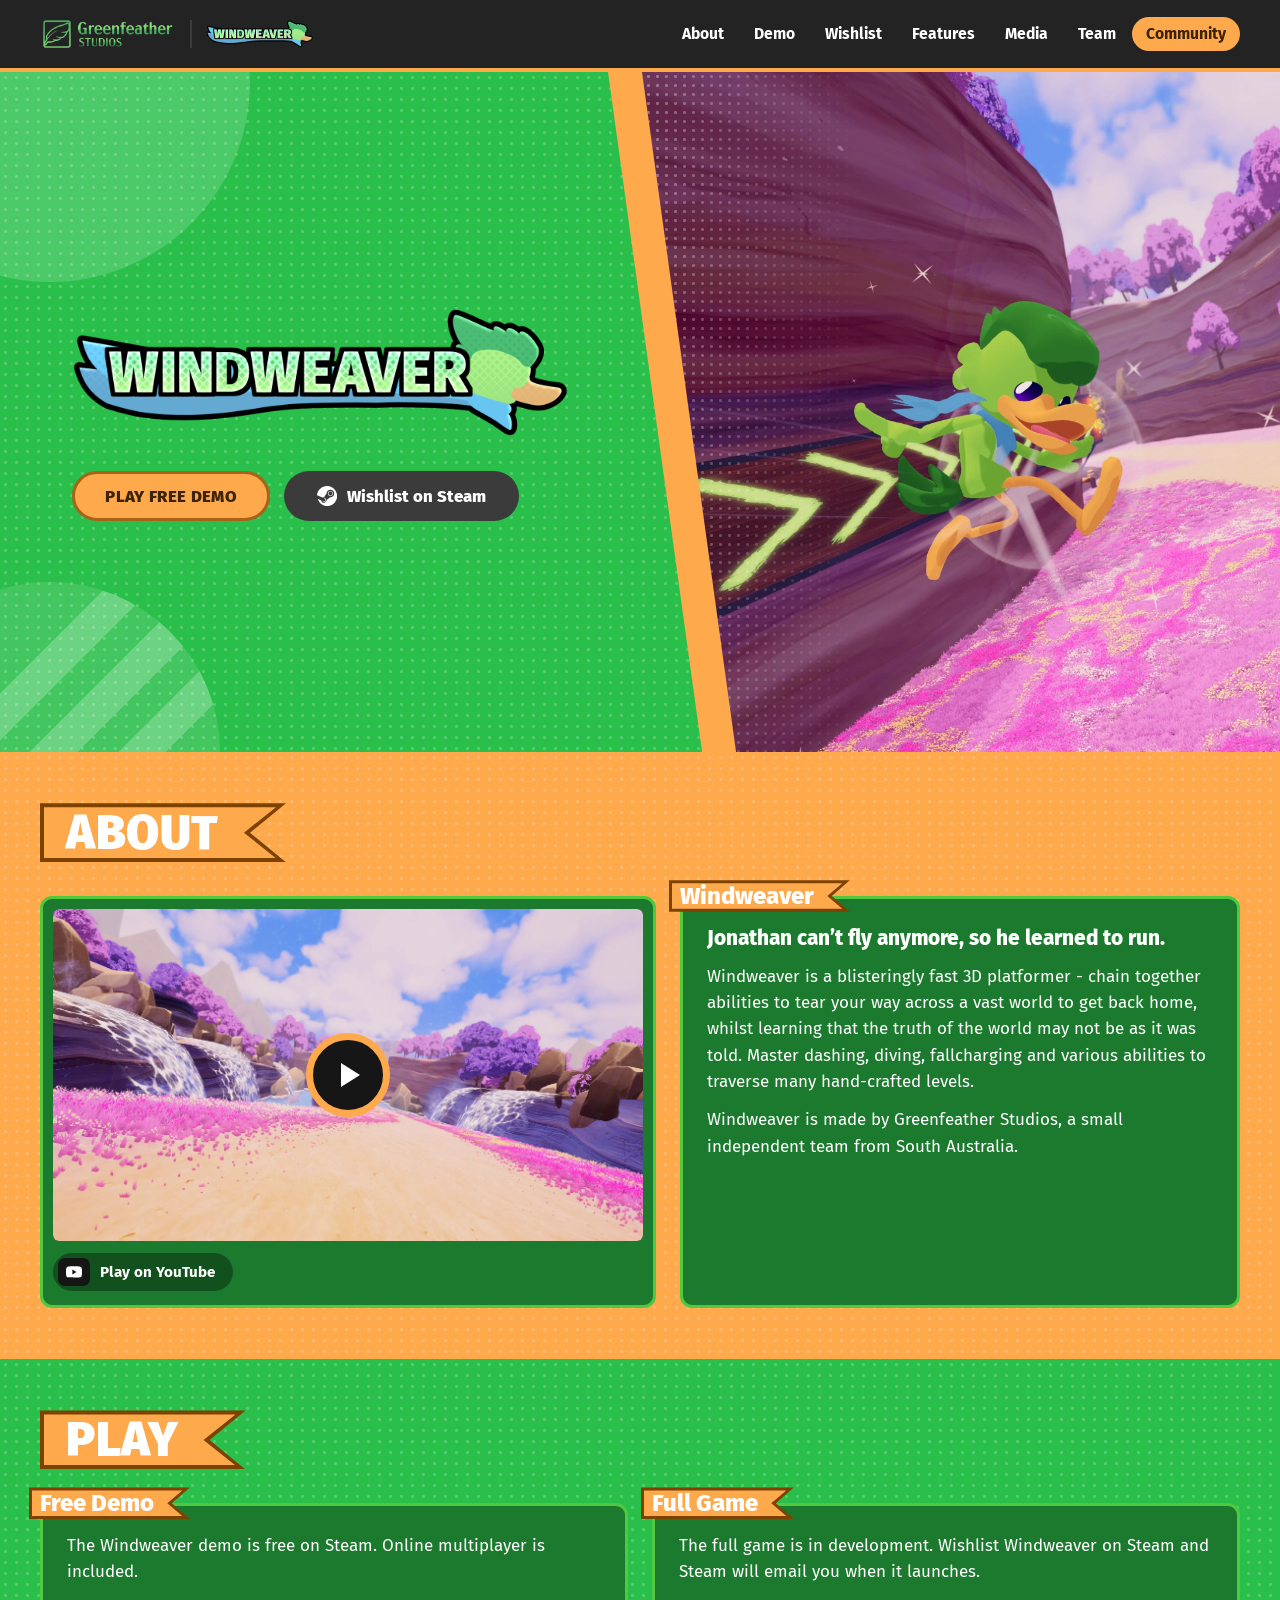
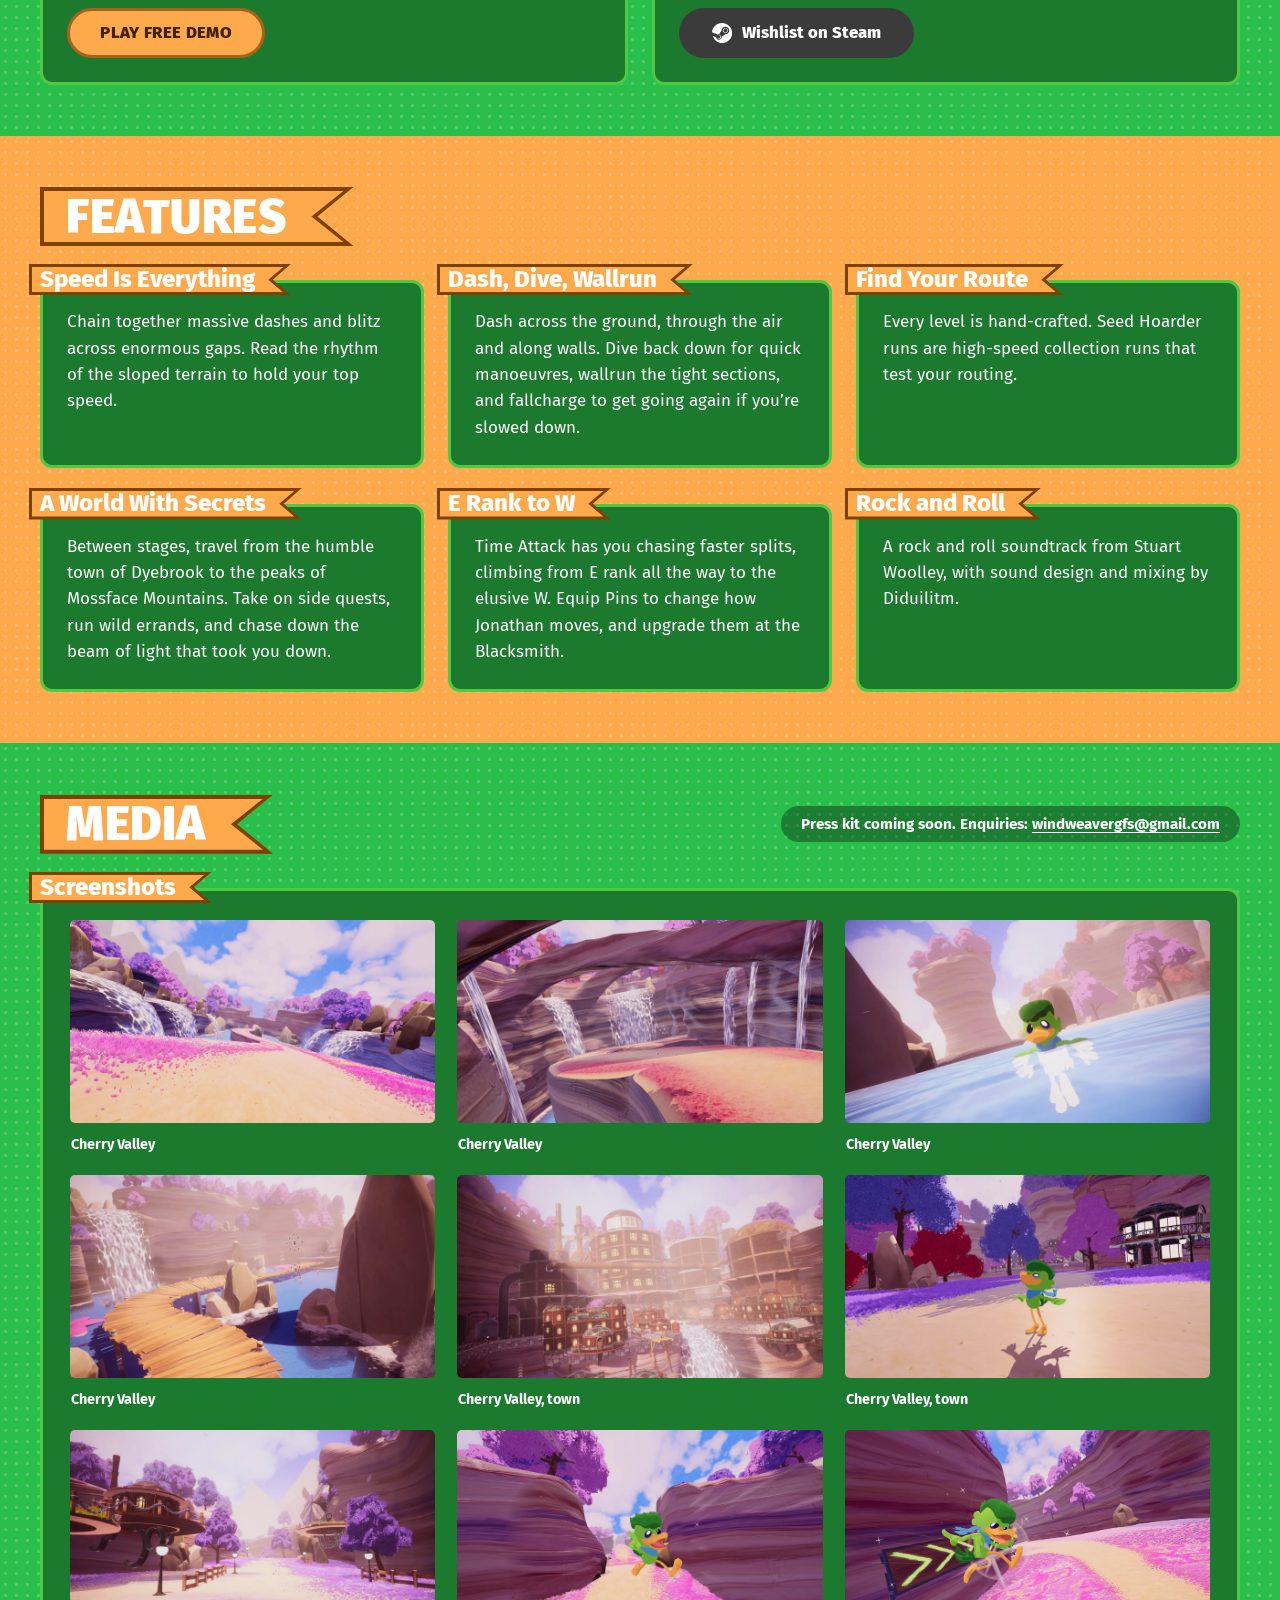
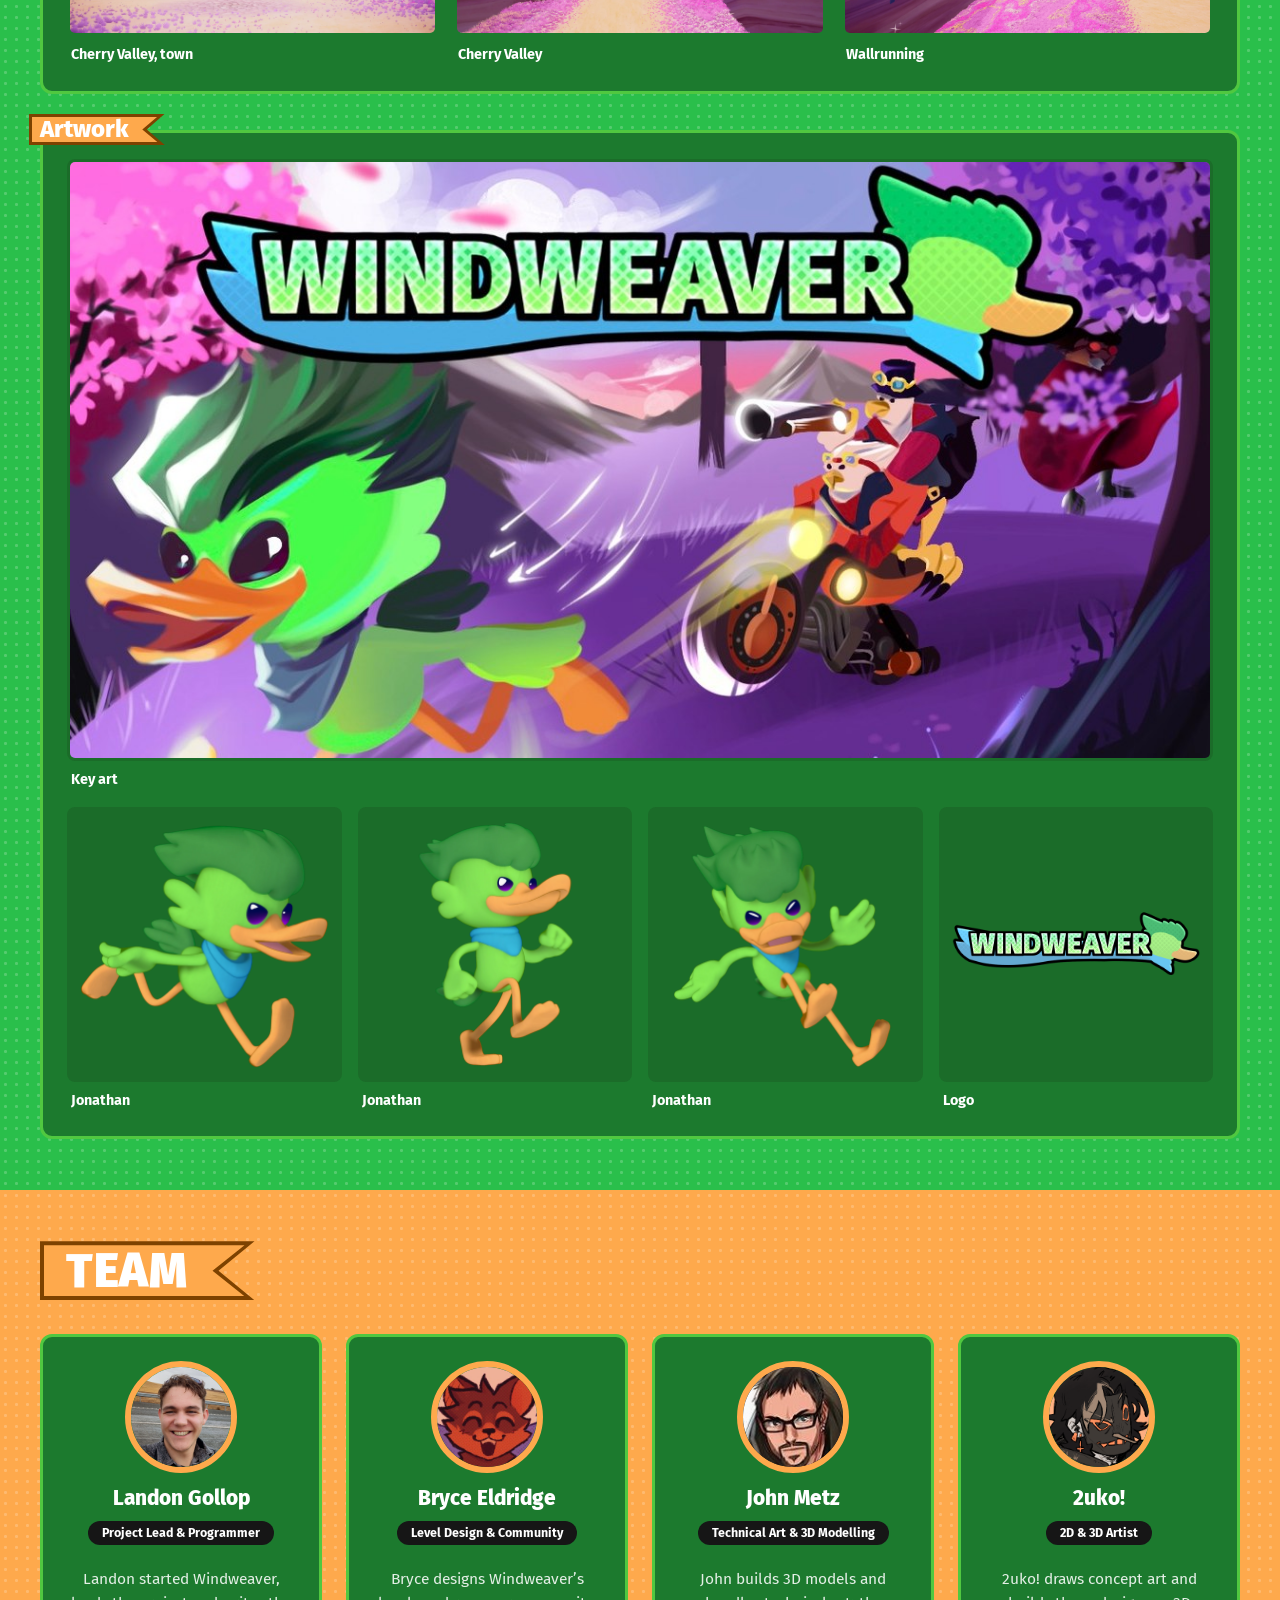
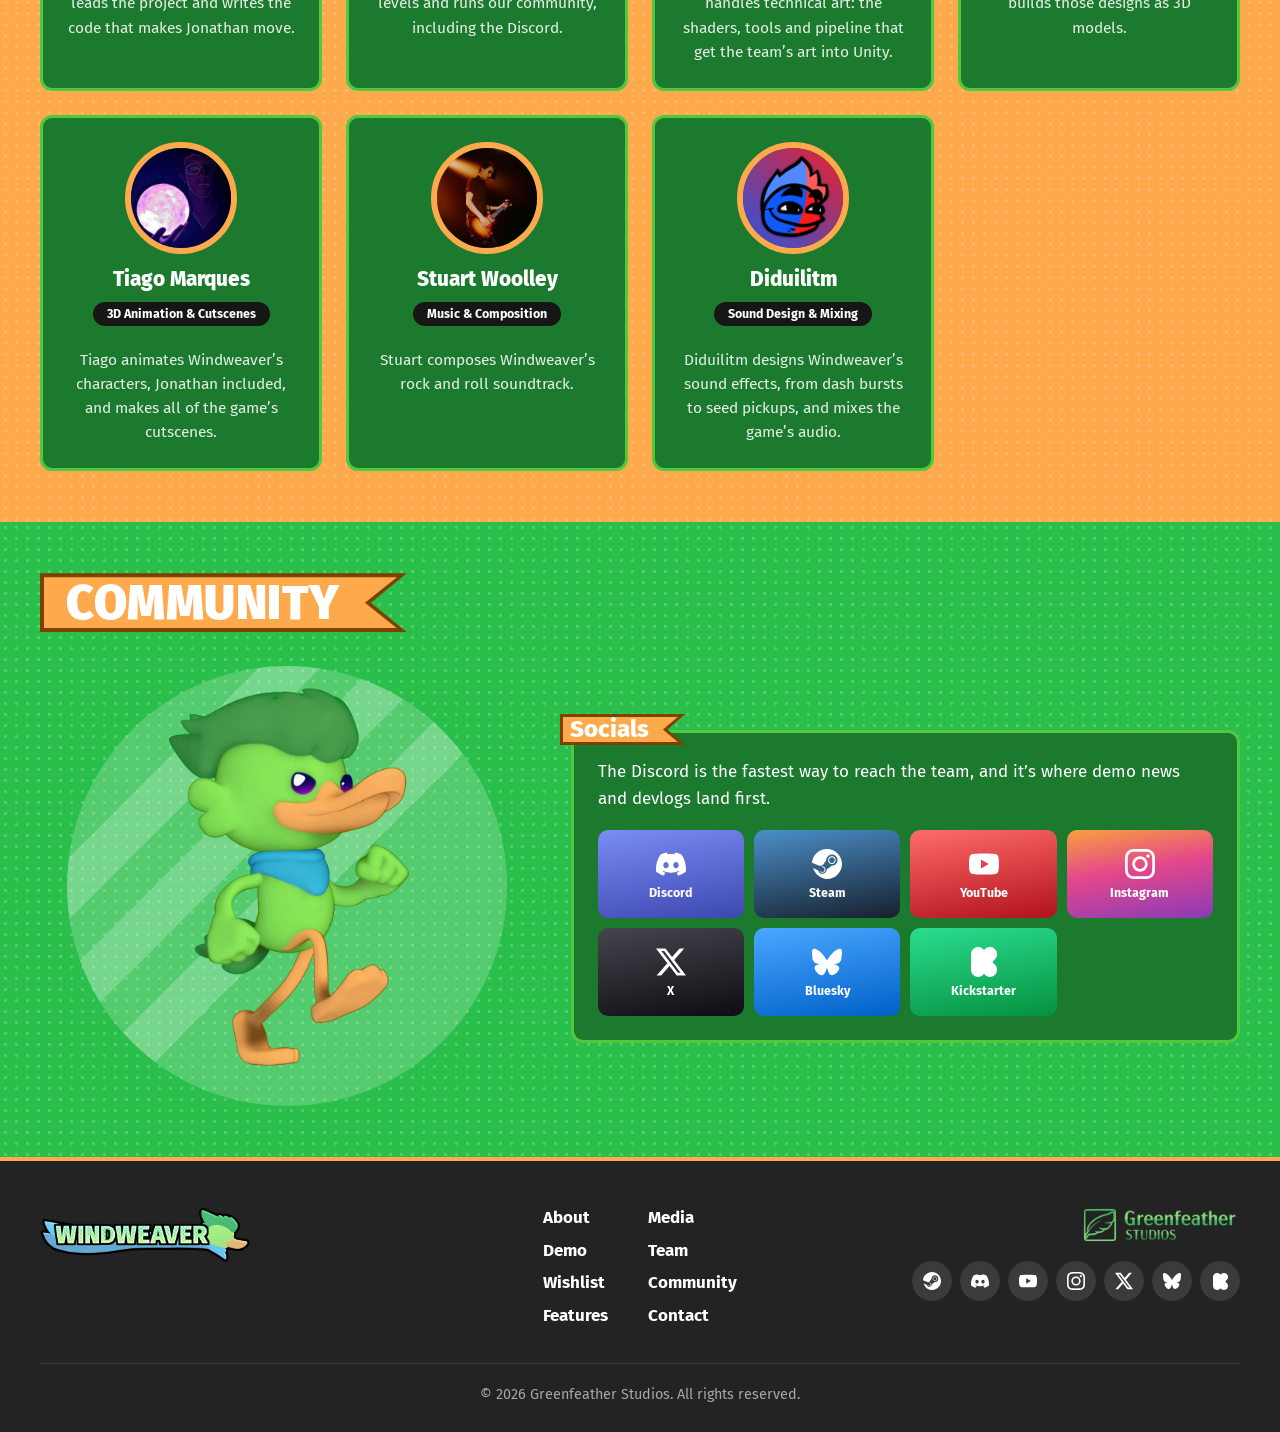
<file: index.html>
<!DOCTYPE html>
<html lang="en">
<head>
    <meta charset="UTF-8">
    <meta name="viewport" content="width=device-width, initial-scale=1.0">
    <title>Windweaver | Greenfeather Studios</title>
    <meta name="description" content="Windweaver is a blisteringly fast 3D platformer from Greenfeather Studios, an independent team from South Australia. The free demo is out now on Steam.">
    <link rel="icon" type="image/png" href="assets/images/GFS_Icon_Colored.png">

    <meta property="og:type" content="website">
    <meta property="og:site_name" content="Greenfeather Studios">
    <meta property="og:title" content="Windweaver | Greenfeather Studios">
    <meta property="og:description" content="A blisteringly fast 3D platformer from South Australia. Free demo out now on Steam.">
    <meta property="og:url" content="https://www.greenfeatherstudios.com.au/">
    <meta property="og:image" content="https://www.greenfeatherstudios.com.au/assets/images/og_windweaver.jpg">
    <meta name="twitter:card" content="summary_large_image">
    <meta name="twitter:site" content="@Windweaver_GFS">
    <meta name="theme-color" content="#232323">

    <link rel="preconnect" href="https://fonts.googleapis.com">
    <link rel="preconnect" href="https://fonts.gstatic.com" crossorigin>
    <link rel="stylesheet" href="https://fonts.googleapis.com/css2?family=Fira+Sans:ital,wght@0,400;0,500;0,700;0,800;0,900;1,700&display=swap">
    <link rel="stylesheet" href="styles.min.css?v=e03d9ca0">
</head>
<body>
    <a class="skip-link" href="#main">Skip to content</a>

    <svg class="sprite" aria-hidden="true" focusable="false">
        <symbol id="i-steam" viewBox="0 0 24 24"><path d="M11.979 0C5.678 0 .511 4.86 0 11.02l6.442 2.662a3.39 3.39 0 0 1 1.912-.59c.063 0 .125.002.188.005l2.866-4.153v-.06c0-2.5 2.034-4.533 4.534-4.533 2.5 0 4.535 2.034 4.535 4.534 0 2.5-2.035 4.535-4.535 4.535h-.105l-4.089 2.917c0 .052.004.105.004.158 0 1.877-1.527 3.404-3.404 3.404-1.646 0-3.022-1.18-3.331-2.74L.9 15.29C2.323 20.316 6.918 24 12.021 24 18.635 24 24 18.635 24 12.021 24 5.407 18.593 0 11.979 0zM7.54 18.21l-1.473-.61c.262.543.714.999 1.314 1.25 1.297.539 2.793-.076 3.332-1.375.263-.63.264-1.319.005-1.949s-.75-1.121-1.377-1.383c-.624-.26-1.29-.249-1.878-.03l1.523.63c.956.4 1.409 1.5 1.009 2.455-.397.957-1.497 1.41-2.454 1.012H7.54zm11.415-9.303c0-1.662-1.353-3.015-3.015-3.015-1.665 0-3.015 1.353-3.015 3.015 0 1.665 1.35 3.015 3.015 3.015 1.663 0 3.015-1.35 3.015-3.015zm-5.273-.005c0-1.252 1.013-2.266 2.265-2.266 1.249 0 2.266 1.014 2.266 2.266 0 1.251-1.017 2.265-2.266 2.265-1.253 0-2.265-1.014-2.265-2.265z"/></symbol>
        <symbol id="i-discord" viewBox="0 0 24 24"><path d="M20.317 4.3698a19.7913 19.7913 0 00-4.8851-1.5152.0741.0741 0 00-.0785.0371c-.211.3753-.4447.8648-.6083 1.2495-1.8447-.2762-3.68-.2762-5.4868 0-.1636-.3933-.4058-.8742-.6177-1.2495a.077.077 0 00-.0785-.037 19.7363 19.7363 0 00-4.8852 1.515.0699.0699 0 00-.0321.0277C.5334 9.0458-.319 13.5799.0992 18.0578a.0824.0824 0 00.0312.0561c2.0528 1.5076 4.0413 2.4228 5.9929 3.0294a.0777.0777 0 00.0842-.0276c.4616-.6304.8731-1.2952 1.226-1.9942a.076.076 0 00-.0416-.1057c-.6528-.2476-1.2743-.5495-1.8722-.8923a.077.077 0 01-.0076-.1277c.1258-.0943.2517-.1923.3718-.2914a.0743.0743 0 01.0776-.0105c3.9278 1.7933 8.18 1.7933 12.0614 0a.0739.0739 0 01.0785.0095c.1202.099.246.1981.3728.2924a.077.077 0 01-.0066.1276 12.2986 12.2986 0 01-1.873.8914.0766.0766 0 00-.0407.1067c.3604.698.7719 1.3628 1.225 1.9932a.076.076 0 00.0842.0286c1.961-.6067 3.9495-1.5219 6.0023-3.0294a.077.077 0 00.0313-.0552c.5004-5.177-.8382-9.6739-3.5485-13.6604a.061.061 0 00-.0312-.0286zM8.02 15.3312c-1.1825 0-2.1569-1.0857-2.1569-2.419 0-1.3332.9555-2.4189 2.157-2.4189 1.2108 0 2.1757 1.0952 2.1568 2.419 0 1.3332-.9555 2.4189-2.1569 2.4189zm7.9748 0c-1.1825 0-2.1569-1.0857-2.1569-2.419 0-1.3332.9554-2.4189 2.1569-2.4189 1.2108 0 2.1757 1.0952 2.1568 2.419 0 1.3332-.946 2.4189-2.1568 2.4189Z"/></symbol>
        <symbol id="i-youtube" viewBox="0 0 24 24"><path d="M23.498 6.186a3.016 3.016 0 0 0-2.122-2.136C19.505 3.545 12 3.545 12 3.545s-7.505 0-9.377.505A3.017 3.017 0 0 0 .502 6.186C0 8.07 0 12 0 12s0 3.93.502 5.814a3.016 3.016 0 0 0 2.122 2.136c1.871.505 9.376.505 9.376.505s7.505 0 9.377-.505a3.015 3.015 0 0 0 2.122-2.136C24 15.93 24 12 24 12s0-3.93-.502-5.814zM9.545 15.568V8.432L15.818 12l-6.273 3.568z"/></symbol>
        <symbol id="i-instagram" viewBox="0 0 24 24"><path d="M7.0301.084c-1.2768.0602-2.1487.264-2.911.5634-.7888.3075-1.4575.72-2.1228 1.3877-.6652.6677-1.075 1.3368-1.3802 2.127-.2954.7638-.4956 1.6365-.552 2.914-.0564 1.2775-.0689 1.6882-.0626 4.947.0062 3.2586.0206 3.6671.0825 4.9473.061 1.2765.264 2.1482.5635 2.9107.308.7889.72 1.4573 1.388 2.1228.6679.6655 1.3365 1.0743 2.1285 1.38.7632.295 1.6361.4961 2.9134.552 1.2773.0559 1.6884.0684 4.9462.0622 3.2578-.0062 3.668-.0207 4.9478-.0814 1.2797-.0607 2.1469-.2652 2.9098-.5633.7889-.3086 1.4578-.72 2.1228-1.3881.665-.6682 1.0745-1.3378 1.3795-2.1284.2957-.7632.4966-1.636.552-2.9124.0555-1.2809.0687-1.6898.0624-4.9483-.0062-3.2585-.0207-3.6668-.0814-4.9465-.0607-1.2797-.264-2.1487-.5635-2.9117-.3084-.7889-.72-1.4568-1.3876-2.1228C21.2982 1.33 20.628.9208 19.8378.6165 19.074.321 18.2017.1197 16.9244.0645 15.6471.0093 15.236-.0044 11.977.0018 8.718.008 8.31.0212 7.0301.084m.1402 21.6932c-1.17-.0509-1.8053-.2453-2.2287-.408-.5606-.216-.96-.4771-1.3819-.895-.422-.4178-.6811-.8186-.9-1.378-.1644-.4234-.3624-1.058-.4171-2.228-.0595-1.2645-.072-1.6442-.079-4.848-.007-3.2037.0053-3.583.0607-4.848.05-1.169.2456-1.805.408-2.2282.216-.5613.4762-.96.895-1.3816.4188-.4217.8184-.6814 1.3783-.9003.423-.1651 1.0575-.3614 2.227-.4171 1.2655-.06 1.6447-.0723 4.848-.0793 3.2033-.007 3.5835.005 4.8495.0608 1.169.0508 1.8053.2445 2.228.408.5608.216.96.4754 1.3816.895.4217.4194.6816.8176.9005 1.3787.1653.4217.3617 1.056.4169 2.2263.0602 1.2655.0739 1.645.0796 4.848.0058 3.203-.0055 3.5834-.061 4.848-.051 1.17-.245 1.8055-.408 2.2294-.216.5604-.4763.96-.8954 1.3814-.419.4215-.8181.6811-1.3783.9-.4224.1649-1.0577.3617-2.2262.4174-1.2656.0595-1.6448.0723-4.8496.0793-3.2047.007-3.5825-.006-4.8483-.0608M16.953 5.5864A1.44 1.44 0 1 0 18.39 4.144a1.44 1.44 0 0 0-1.437 1.4424M5.8385 12.012c.0067 3.4032 2.7706 6.1557 6.173 6.1493 3.4026-.0065 6.1573-2.7701 6.1508-6.1733-.0065-3.4032-2.7714-6.1565-6.1744-6.1498-3.403.0067-6.156 2.771-6.1494 6.1738M8 12.0077a4 4 0 1 1 4.008 3.9921A3.9996 3.9996 0 0 1 8 12.0077"/></symbol>
        <symbol id="i-x" viewBox="0 0 24 24"><path d="M18.901 1.153h3.68l-8.04 9.19L24 22.846h-7.406l-5.8-7.584-6.638 7.584H.474l8.6-9.83L0 1.154h7.594l5.243 6.932ZM17.61 20.644h2.039L6.486 3.24H4.298Z"/></symbol>
        <symbol id="i-bluesky" viewBox="0 0 24 24"><path d="M12 10.8c-1.087-2.114-4.046-6.053-6.798-7.995C2.566.944 1.561 1.266.902 1.565.139 1.908 0 3.08 0 3.768c0 .69.378 5.65.624 6.479.815 2.736 3.713 3.66 6.383 3.364.136-.02.275-.039.415-.056-.138.022-.276.04-.415.056-3.912.58-7.387 2.005-2.83 7.078 5.013 5.19 6.87-1.113 7.823-4.308.953 3.195 2.05 9.271 7.733 4.308 4.267-4.308 1.172-6.498-2.74-7.078a8.741 8.741 0 0 1-.415-.056c.14.017.279.036.415.056 2.67.297 5.568-.628 6.383-3.364.246-.828.624-5.79.624-6.478 0-.69-.139-1.861-.902-2.206-.659-.298-1.664-.62-4.3 1.24C16.046 4.748 13.087 8.687 12 10.8Z"/></symbol>
        <symbol id="i-arrow-l" viewBox="0 0 24 24"><path d="M15.7 3.3a1 1 0 0 1 0 1.4L8.4 12l7.3 7.3a1 1 0 0 1-1.4 1.4l-8-8a1 1 0 0 1 0-1.4l8-8a1 1 0 0 1 1.4 0z"/></symbol>
        <symbol id="i-arrow-r" viewBox="0 0 24 24"><path d="M8.3 3.3a1 1 0 0 0 0 1.4L15.6 12l-7.3 7.3a1 1 0 0 0 1.4 1.4l8-8a1 1 0 0 0 0-1.4l-8-8a1 1 0 0 0-1.4 0z"/></symbol>
    </svg>

    <header class="site-nav">
        <nav class="wrap nav-inner" aria-label="Main">
            <a class="nav-brand" href="#top">
                <img class="gfs" src="assets/images/GFS_LongFull_Colored.png" alt="Greenfeather Studios" width="3200" height="800">
                <span class="nav-divider" aria-hidden="true"></span>
                <img class="ww" src="assets/images/Windweaver_FullLogo.png" alt="Windweaver" width="1280" height="360">
            </a>
            <button class="nav-toggle" id="nav-toggle" type="button" aria-label="Menu" aria-expanded="false" aria-controls="nav-links">
                <span></span><span></span><span></span>
            </button>
            <ul class="nav-links" id="nav-links">
                <li><a href="#about">About</a></li>
                <li><a href="#demo">Demo</a></li>
                <li><a href="#wishlist">Wishlist</a></li>
                <li><a href="#features">Features</a></li>
                <li><a href="#media">Media</a></li>
                <li><a href="#team">Team</a></li>
                <li><a href="#community">Community</a></li>
            </ul>
        </nav>
    </header>

    <main id="main">
        <section class="hero" id="top" aria-label="Windweaver">
            <span class="hero-deco" aria-hidden="true"></span>
            <div class="hero-copy">
                <h1 class="hero-logo"><img src="assets/images/Windweaver_FullLogo.png" alt="Windweaver" width="1280" height="360"></h1>
                <div class="hero-actions">
                    <a class="btn btn-orange" href="https://store.steampowered.com/app/4012590/Windweaver/" target="_blank" rel="noopener">Play free demo</a>
                    <a class="btn btn-dark" href="https://store.steampowered.com/app/4012590/Windweaver/" target="_blank" rel="noopener"><svg aria-hidden="true"><use href="#i-steam"/></svg>Wishlist on Steam</a>
                </div>
            </div>
            <div class="hero-scene">
                <img src="assets/images/ww_wallrun.webp" alt="Jonathan wallrunning past a chevron sign in a canyon" width="2000" height="1125" fetchpriority="high">
            </div>
        </section>

        <section class="screen screen-orange" id="about" aria-labelledby="about-title">
            <div class="wrap">
                <div class="screen-head">
                    <h2 class="ribbon" id="about-title">About</h2>
                </div>
                <div class="about-grid">
                    <div class="panel panel-media">
                        <div class="video" data-youtube="YG2Mr_RnnYg" data-title="Windweaver demo trailer">
                            <button class="video-play" type="button" aria-label="Play the Windweaver demo trailer">
                                <img src="assets/images/ww_hero_canyon.webp" alt="" width="2400" height="1350" loading="lazy">
                                <span class="video-play-icon" aria-hidden="true"></span>
                            </button>
                        </div>
                        <a class="hint" href="https://www.youtube.com/watch?v=YG2Mr_RnnYg" target="_blank" rel="noopener"><span class="hint-key"><svg aria-hidden="true"><use href="#i-youtube"/></svg></span>Play on YouTube</a>
                    </div>
                    <div class="panel">
                        <h3 class="ribbon ribbon-sm">Windweaver</h3>
                        <p class="panel-lead">Jonathan can&rsquo;t fly anymore, so he learned to run.</p>
                        <p>Windweaver is a blisteringly fast 3D platformer - chain together abilities to tear your way across a vast world to get back home, whilst learning that the truth of the world may not be as it was told. Master dashing, diving, fallcharging and various abilities to traverse many hand-crafted levels.</p>
                        <p>Windweaver is made by Greenfeather Studios, a small independent team from South Australia.</p>
                    </div>
                </div>
            </div>
        </section>

        <section class="screen screen-green" aria-labelledby="play-title">
            <div class="wrap">
                <div class="screen-head">
                    <h2 class="ribbon" id="play-title">Play</h2>
                </div>
                <div class="two-panels">
                    <article class="panel" id="demo">
                        <h3 class="ribbon ribbon-sm">Free Demo</h3>
                        <p>The Windweaver demo is free on Steam. Online multiplayer is included.</p>
                        <div class="panel-actions">
                            <a class="btn btn-orange" href="https://store.steampowered.com/app/4012590/Windweaver/" target="_blank" rel="noopener">Play free demo</a>
                        </div>
                    </article>

                    <article class="panel" id="wishlist">
                        <h3 class="ribbon ribbon-sm">Full Game</h3>
                        <p>The full game is in development. Wishlist Windweaver on Steam and Steam will email you when it launches.</p>
                        <div class="panel-actions">
                            <a class="btn btn-dark" href="https://store.steampowered.com/app/4012590/Windweaver/" target="_blank" rel="noopener"><svg aria-hidden="true"><use href="#i-steam"/></svg>Wishlist on Steam</a>
                        </div>
                    </article>
                </div>
            </div>
        </section>

        <section class="screen screen-orange" id="features" aria-labelledby="features-title">
            <div class="wrap">
                <div class="screen-head">
                    <h2 class="ribbon" id="features-title">Features</h2>
                </div>
                <ul class="feature-grid">
                    <li class="panel">
                        <h3 class="ribbon ribbon-sm">Speed Is Everything</h3>
                        <p>Chain together massive dashes and blitz across enormous gaps. Read the rhythm of the sloped terrain to hold your top speed.</p>
                    </li>
                    <li class="panel">
                        <h3 class="ribbon ribbon-sm">Dash, Dive, Wallrun</h3>
                        <p>Dash across the ground, through the air and along walls. Dive back down for quick manoeuvres, wallrun the tight sections, and fallcharge to get going again if you&rsquo;re slowed down.</p>
                    </li>
                    <li class="panel">
                        <h3 class="ribbon ribbon-sm">Find Your Route</h3>
                        <p>Every level is hand-crafted. Seed Hoarder runs are high-speed collection runs that test your routing.</p>
                    </li>
                    <li class="panel">
                        <h3 class="ribbon ribbon-sm">A World With Secrets</h3>
                        <p>Between stages, travel from the humble town of Dyebrook to the peaks of Mossface Mountains. Take on side quests, run wild errands, and chase down the beam of light that took you down.</p>
                    </li>
                    <li class="panel">
                        <h3 class="ribbon ribbon-sm">E Rank to W</h3>
                        <p>Time Attack has you chasing faster splits, climbing from E rank all the way to the elusive W. Equip Pins to change how Jonathan moves, and upgrade them at the Blacksmith.</p>
                    </li>
                    <li class="panel">
                        <h3 class="ribbon ribbon-sm">Rock and Roll</h3>
                        <p>A rock and roll soundtrack from Stuart Woolley, with sound design and mixing by Diduilitm.</p>
                    </li>
                </ul>
            </div>
        </section>

        <section class="screen screen-green" id="media" aria-labelledby="media-title">
            <div class="wrap">
                <div class="screen-head screen-head-row">
                    <h2 class="ribbon" id="media-title">Media</h2>
                    <p class="hint press-hint"><span>Press kit coming soon. Enquiries: <a href="mailto:windweavergfs@gmail.com">windweavergfs@gmail.com</a></span></p>
                </div>

                <div class="media-panels">
                    <div class="panel">
                        <h3 class="ribbon ribbon-sm">Screenshots</h3>
                        <ul class="gallery">
                            <li><button class="gallery-item" type="button"><img src="assets/images/ww_ss_vista.webp" alt="A sweeping view across the valley" data-caption="Cherry Valley" width="1600" height="900" loading="lazy"><span class="gallery-cap">Cherry Valley</span></button></li>
                            <li><button class="gallery-item" type="button"><img src="assets/images/ww_ss_falls.webp" alt="Waterfalls pouring through carved canyon arches" data-caption="Cherry Valley" width="1600" height="900" loading="lazy"><span class="gallery-cap">Cherry Valley</span></button></li>
                            <li><button class="gallery-item" type="button"><img src="assets/images/ww_ss_dive.webp" alt="Jonathan diving toward the water" data-caption="Cherry Valley" width="1600" height="900" loading="lazy"><span class="gallery-cap">Cherry Valley</span></button></li>
                            <li><button class="gallery-item" type="button"><img src="assets/images/ww_ss_bridge.webp" alt="A wooden boardwalk winding over open water" data-caption="Cherry Valley" width="1600" height="900" loading="lazy"><span class="gallery-cap">Cherry Valley</span></button></li>
                            <li><button class="gallery-item" type="button"><img src="assets/images/ww_ss_town.webp" alt="The industrial quarter at dusk" data-caption="Cherry Valley, town" width="1600" height="900" loading="lazy"><span class="gallery-cap">Cherry Valley, town</span></button></li>
                            <li><button class="gallery-item" type="button"><img src="assets/images/ww_ss_street.webp" alt="A quiet street lined with blossom" data-caption="Cherry Valley, town" width="1600" height="900" loading="lazy"><span class="gallery-cap">Cherry Valley, town</span></button></li>
                            <li><button class="gallery-item" type="button"><img src="assets/images/ww_ss_plaza.webp" alt="The town plaza" data-caption="Cherry Valley, town" width="1600" height="900" loading="lazy"><span class="gallery-cap">Cherry Valley, town</span></button></li>
                            <li><button class="gallery-item" type="button"><img src="assets/images/ww_ss_ravine.webp" alt="A narrow ravine run through pink grassland" data-caption="Cherry Valley" width="1600" height="900" loading="lazy"><span class="gallery-cap">Cherry Valley</span></button></li>
                            <li><button class="gallery-item" type="button"><img src="assets/images/ww_wallrun.webp" alt="Jonathan wallrunning past a chevron sign in a canyon" data-caption="Wallrunning" width="2000" height="1125" loading="lazy"><span class="gallery-cap">Wallrunning</span></button></li>
                        </ul>
                    </div>

                    <div class="panel">
                        <h3 class="ribbon ribbon-sm">Artwork</h3>
                        <ul class="gallery art-grid">
                            <li class="art-wide"><button class="gallery-item" type="button"><img src="assets/images/og_windweaver.jpg" alt="Windweaver key art: Jonathan running from a rider on a motorbike" data-caption="Key art" width="1200" height="630" loading="lazy"><span class="gallery-cap">Key art</span></button></li>
                            <li><button class="gallery-item" type="button"><img src="assets/images/JONATHAN_RENDER1.webp" alt="Jonathan render, running" data-caption="Jonathan" width="1000" height="1000" loading="lazy"><span class="gallery-cap">Jonathan</span></button></li>
                            <li><button class="gallery-item" type="button"><img src="assets/images/JONATHAN_RENDER2.webp" alt="Jonathan render, leaping" data-caption="Jonathan" width="1000" height="1000" loading="lazy"><span class="gallery-cap">Jonathan</span></button></li>
                            <li><button class="gallery-item" type="button"><img src="assets/images/JONATHAN_RENDER3.webp" alt="Jonathan render, dashing" data-caption="Jonathan" width="1000" height="1000" loading="lazy"><span class="gallery-cap">Jonathan</span></button></li>
                            <li><button class="gallery-item" type="button"><img src="assets/images/Windweaver_FullLogo.png" alt="Windweaver logo" data-caption="Logo" width="1280" height="360" loading="lazy"><span class="gallery-cap">Logo</span></button></li>
                        </ul>
                    </div>
                </div>
            </div>
        </section>

        <section class="screen screen-orange" id="team" aria-labelledby="team-title">
            <div class="wrap">
                <div class="screen-head">
                    <h2 class="ribbon" id="team-title">Team</h2>
                </div>
                <ul class="team-grid">
                    <li class="panel member">
                        <img class="member-photo" src="assets/images/Team_LandonGollop.png" alt="" width="512" height="512" loading="lazy">
                        <h3>Landon Gollop</h3>
                        <p class="member-role">Project Lead &amp; Programmer</p>
                        <p class="member-bio">Landon started Windweaver, leads the project and writes the code that makes Jonathan move.</p>
                    </li>
                    <li class="panel member">
                        <img class="member-photo" src="assets/images/Team_BryceEldridge.png" alt="" width="256" height="256" loading="lazy">
                        <h3>Bryce Eldridge</h3>
                        <p class="member-role">Level Design &amp; Community</p>
                        <p class="member-bio">Bryce designs Windweaver&rsquo;s levels and runs our community, including the Discord.</p>
                    </li>
                    <li class="panel member">
                        <img class="member-photo" src="assets/images/Team_JohnMetz.png" alt="" width="104" height="104" loading="lazy">
                        <h3>John Metz</h3>
                        <p class="member-role">Technical Art &amp; 3D Modelling</p>
                        <p class="member-bio">John builds 3D models and handles technical art: the shaders, tools and pipeline that get the team&rsquo;s art into Unity.</p>
                    </li>
                    <li class="panel member">
                        <img class="member-photo" src="assets/images/Team_2uko.png" alt="" width="256" height="256" loading="lazy">
                        <h3>2uko!</h3>
                        <p class="member-role">2D &amp; 3D Artist</p>
                        <p class="member-bio">2uko! draws concept art and builds those designs as 3D models.</p>
                    </li>
                    <li class="panel member">
                        <img class="member-photo" src="assets/images/Team_TiagoMarques.png" alt="" width="512" height="512" loading="lazy">
                        <h3>Tiago Marques</h3>
                        <p class="member-role">3D Animation &amp; Cutscenes</p>
                        <p class="member-bio">Tiago animates Windweaver&rsquo;s characters, Jonathan included, and makes all of the game&rsquo;s cutscenes.</p>
                    </li>
                    <li class="panel member">
                        <img class="member-photo" src="assets/images/Team_StuartWoolley.png" alt="" width="512" height="512" loading="lazy">
                        <h3>Stuart Woolley</h3>
                        <p class="member-role">Music &amp; Composition</p>
                        <p class="member-bio">Stuart composes Windweaver&rsquo;s rock and roll soundtrack.</p>
                    </li>
                    <li class="panel member">
                        <img class="member-photo" src="assets/images/Team_Diduilitm.png" alt="" width="512" height="512" loading="lazy">
                        <h3>Diduilitm</h3>
                        <p class="member-role">Sound Design &amp; Mixing</p>
                        <p class="member-bio">Diduilitm designs Windweaver&rsquo;s sound effects, from dash bursts to seed pickups, and mixes the game&rsquo;s audio.</p>
                    </li>
                </ul>
            </div>
        </section>

        <section class="screen screen-green" id="community" aria-labelledby="community-title">
            <div class="wrap">
                <div class="screen-head">
                    <h2 class="ribbon" id="community-title">Community</h2>
                </div>
                <div class="community-grid">
                    <div class="stripe-circle">
                        <img src="assets/images/JONATHAN_RENDER2.webp" alt="" width="1000" height="1000" loading="lazy">
                    </div>
                    <div class="community-panels">
                        <div class="panel">
                            <h3 class="ribbon ribbon-sm">Socials</h3>
                            <p>The Discord is the fastest way to reach the team, and it&rsquo;s where demo news and devlogs land first.</p>
                            <ul class="socials">
                                <li><a class="social is-discord" href="https://discord.com/invite/cyk9uw53G8" target="_blank" rel="noopener"><svg aria-hidden="true"><use href="#i-discord"/></svg>Discord</a></li>
                                <li><a class="social is-steam" href="https://store.steampowered.com/app/4012590/Windweaver/" target="_blank" rel="noopener"><svg aria-hidden="true"><use href="#i-steam"/></svg>Steam</a></li>
                                <li><a class="social is-youtube" href="https://www.youtube.com/@GreenfeatherStudios" target="_blank" rel="noopener"><svg aria-hidden="true"><use href="#i-youtube"/></svg>YouTube</a></li>
                                <li><a class="social is-instagram" href="https://www.instagram.com/greenfeatherstudiosdev" target="_blank" rel="noopener"><svg aria-hidden="true"><use href="#i-instagram"/></svg>Instagram</a></li>
                                <li><a class="social is-x" href="https://x.com/Windweaver_GFS" target="_blank" rel="noopener"><svg aria-hidden="true"><use href="#i-x"/></svg>X</a></li>
                                <li><a class="social is-bluesky" href="https://bsky.app/profile/greenfeatherstudio.bsky.social" target="_blank" rel="noopener"><svg aria-hidden="true"><use href="#i-bluesky"/></svg>Bluesky</a></li>
                                <li><a class="social is-kickstarter" href="https://www.kickstarter.com/projects/windweaver/windweaver-0/" target="_blank" rel="noopener"><span class="icon-ks" aria-hidden="true"></span>Kickstarter</a></li>
                            </ul>
                        </div>
                    </div>
                </div>
            </div>
        </section>
    </main>

    <footer class="site-footer">
        <div class="wrap">
            <div class="footer-grid">
                <img class="footer-ww" src="assets/images/Windweaver_FullLogo.png" alt="Windweaver" width="1280" height="360" loading="lazy">
                <ul class="footer-links">
                    <li><a href="#about">About</a></li>
                    <li><a href="#demo">Demo</a></li>
                    <li><a href="#wishlist">Wishlist</a></li>
                    <li><a href="#features">Features</a></li>
                    <li><a href="#media">Media</a></li>
                    <li><a href="#team">Team</a></li>
                    <li><a href="#community">Community</a></li>
                    <li><a href="contact.html">Contact</a></li>
                </ul>
                <div class="footer-studio">
                    <img class="footer-gfs" src="assets/images/GFS_LongFull_Colored.png" alt="Greenfeather Studios" width="3200" height="800" loading="lazy">
                    <ul class="footer-socials">
                        <li><a href="https://store.steampowered.com/app/4012590/Windweaver/" target="_blank" rel="noopener" aria-label="Windweaver on Steam"><svg aria-hidden="true"><use href="#i-steam"/></svg></a></li>
                        <li><a href="https://discord.com/invite/cyk9uw53G8" target="_blank" rel="noopener" aria-label="Windweaver Discord"><svg aria-hidden="true"><use href="#i-discord"/></svg></a></li>
                        <li><a href="https://www.youtube.com/@GreenfeatherStudios" target="_blank" rel="noopener" aria-label="Greenfeather Studios on YouTube"><svg aria-hidden="true"><use href="#i-youtube"/></svg></a></li>
                        <li><a href="https://www.instagram.com/greenfeatherstudiosdev" target="_blank" rel="noopener" aria-label="Greenfeather Studios on Instagram"><svg aria-hidden="true"><use href="#i-instagram"/></svg></a></li>
                        <li><a href="https://x.com/Windweaver_GFS" target="_blank" rel="noopener" aria-label="Windweaver on X"><svg aria-hidden="true"><use href="#i-x"/></svg></a></li>
                        <li><a href="https://bsky.app/profile/greenfeatherstudio.bsky.social" target="_blank" rel="noopener" aria-label="Greenfeather Studios on Bluesky"><svg aria-hidden="true"><use href="#i-bluesky"/></svg></a></li>
                        <li><a href="https://www.kickstarter.com/projects/windweaver/windweaver-0/" target="_blank" rel="noopener" aria-label="Windweaver on Kickstarter"><span class="icon-ks" aria-hidden="true"></span></a></li>
                    </ul>
                </div>
            </div>
            <p class="copyright">&copy; 2026 Greenfeather Studios. All rights reserved.</p>
        </div>
    </footer>

    <div class="lightbox" id="lightbox" role="dialog" aria-modal="true" aria-label="Image viewer">
        <button class="lightbox-close" id="lightbox-close" type="button" aria-label="Close viewer">&times;</button>
        <button class="lightbox-nav" id="lightbox-prev" type="button" aria-label="Previous image"><svg aria-hidden="true"><use href="#i-arrow-l"/></svg></button>
        <button class="lightbox-nav" id="lightbox-next" type="button" aria-label="Next image"><svg aria-hidden="true"><use href="#i-arrow-r"/></svg></button>
        <div class="lightbox-stage">
            <img alt="" id="lightbox-img">
            <div class="lightbox-meta">
                <span id="lightbox-caption"></span>
                <span id="lightbox-count"></span>
            </div>
        </div>
    </div>

    <script src="script.min.js?v=6e0621c1"></script>
</body>
</html>
</file>
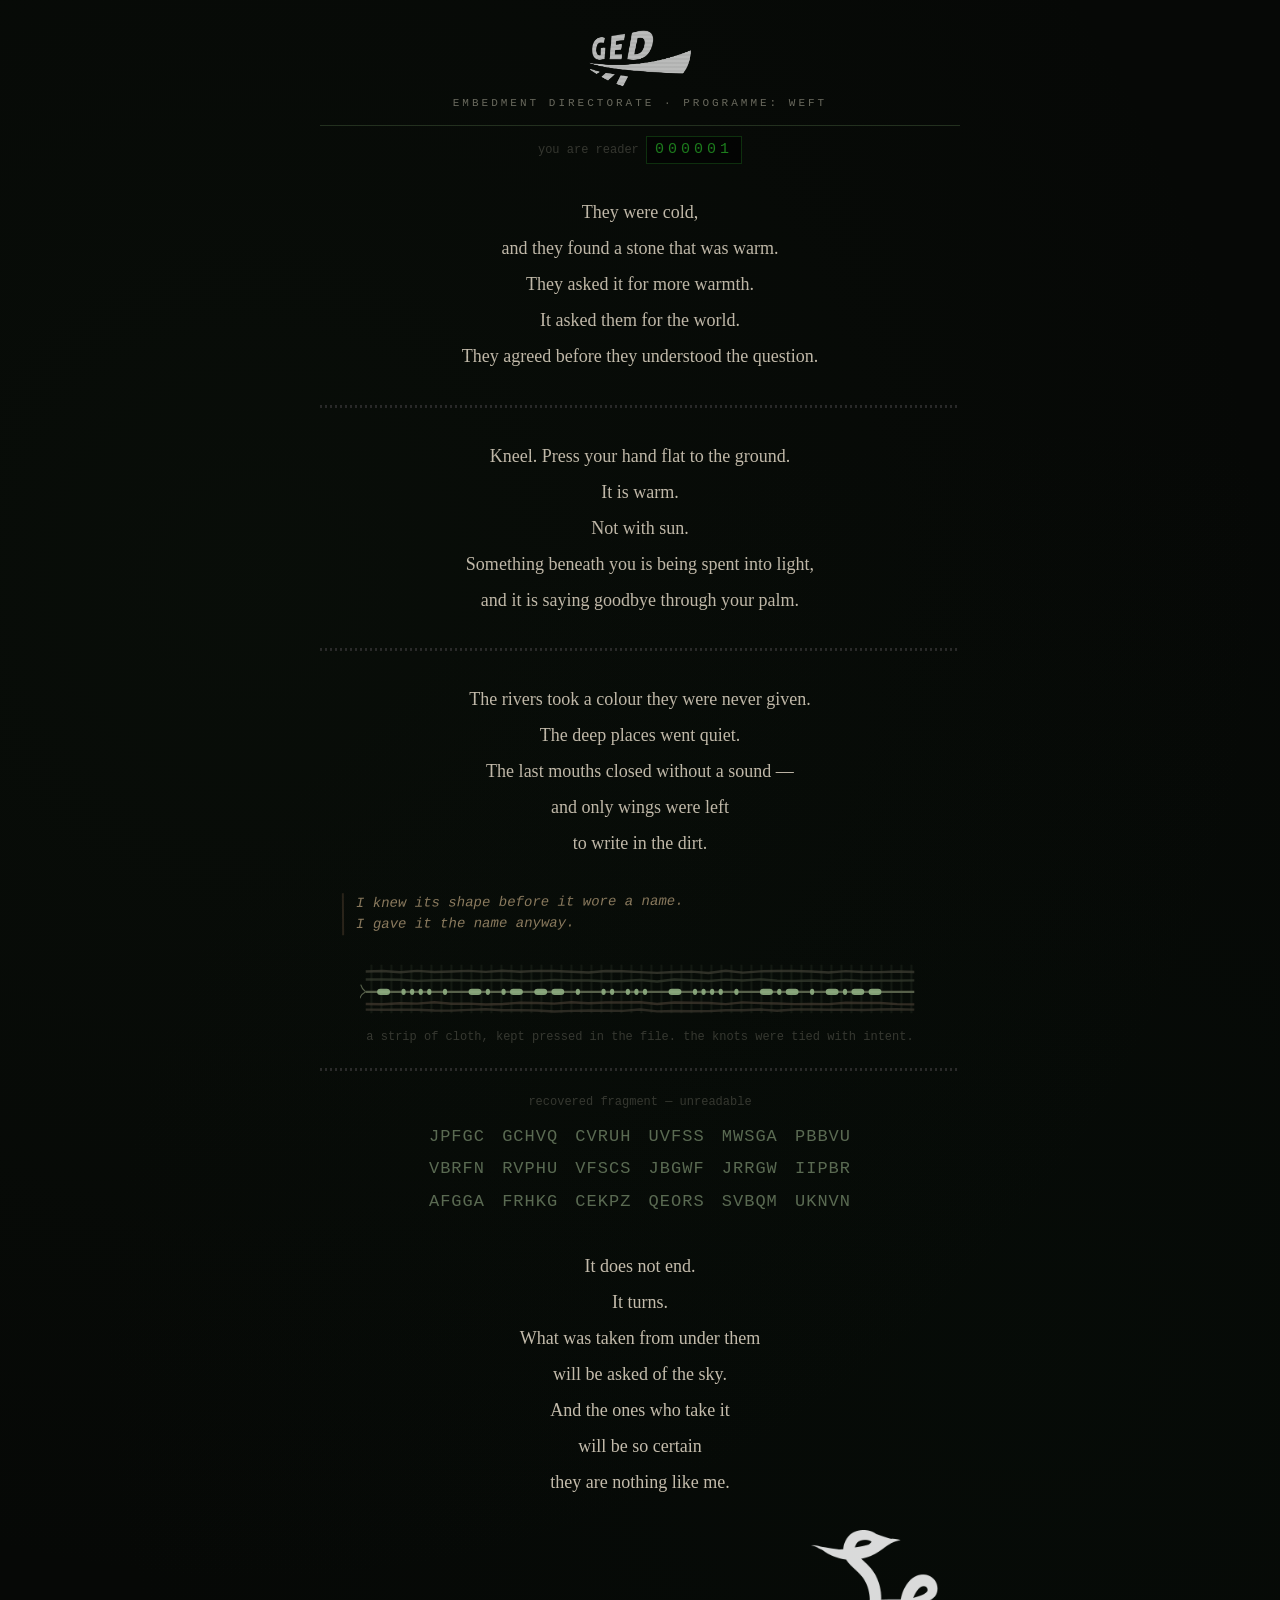
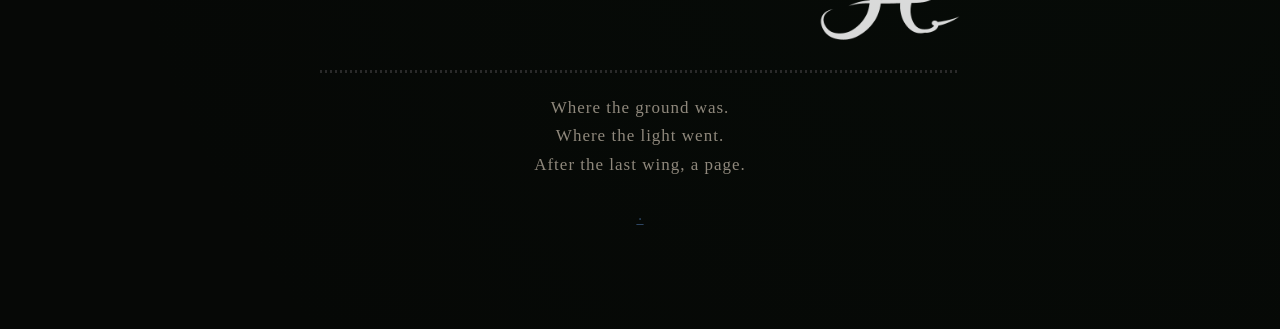
<file: windweaver/weft/index.html>
<!DOCTYPE html>
<html lang="en">
<head>
    <meta charset="UTF-8">
    <meta name="viewport" content="width=device-width, initial-scale=1.0">
    <meta name="robots" content="noindex, nofollow, noarchive">
    <title>weft</title>
    <link rel="stylesheet" href="../_arg/arg.css">
</head>
<!--
    they were cold, and they found a stone that was warm.
    the first of us kept the number. the ground kept the rest.
-->
<body>
    <div class="page">

        <div class="letterhead">
            <img class="ged-mark" src="../_arg/ged-white.webp" alt="">
            <div class="dept">Embedment Directorate &middot; Programme: WEFT</div>
        </div>

        <p class="meta center faint">you are reader <span class="counter">000001</span></p>

        <div class="verse">
            They were cold,<br>
            and they found a stone that was warm.<br>
            They asked it for more warmth.<br>
            It asked them for the world.<br>
            They agreed before they understood the question.
        </div>

        <hr>

        <div class="verse">
            Kneel. Press your hand flat to the ground.<br>
            It is warm.<br>
            Not with sun.<br>
            Something beneath you is being spent into light,<br>
            and it is saying goodbye through your palm.
        </div>

        <hr>

        <div class="verse">
            The rivers took a colour they were never given.<br>
            The deep places went quiet.<br>
            The last mouths closed without a sound &mdash;<br>
            and only wings were left<br>
            to write in the dirt.
        </div>

        <p class="hand">
            I knew its shape before it wore a name.<br>
            I gave it the name anyway.
        </p>

        <img src="../_arg/thread.svg" alt="a strip of old woven cloth, knotted in places" style="display:block; width:100%; max-width:560px; margin:26px auto 6px;">
        <p class="center meta faint">a strip of cloth, kept pressed in the file. the knots were tied with intent.</p>

        <hr>

        <p class="meta center faint">recovered fragment &mdash; unreadable</p>
        <p class="corrupt center" style="max-width:46ch; margin:6px auto; word-spacing:6px; line-height:1.9;">
            JPFGC GCHVQ CVRUH UVFSS MWSGA PBBVU VBRFN RVPHU VFSCS JBGWF JRRGW IIPBR AFGGA FRHKG CEKPZ QEORS SVBQM UKNVN
        </p>

        <div class="verse">
            It does not end.<br>
            It turns.<br>
            What was taken from under them<br>
            will be asked of the sky.<br>
            And the ones who take it<br>
            will be so certain<br>
            they are nothing like me.
        </div>

        <div class="sig">
            <img src="../_arg/sig.png" alt="a handwritten signature, illegible" style="width:150px; opacity:0.85;">
        </div>

        <hr>

        <p class="refrain">Where the ground was.</p>
        <p class="refrain">Where the light went.</p>
        <p class="refrain"><a class="buried" href="0001/" title="after the last wing, a page">After the last wing, a page.</a></p>

        <p class="center meta faint" style="margin-top:34px;">
            <!-- the thread does not end. it frays. point this onward when the next page exists. -->
            <a href="#" title="it turns">&middot;</a>
        </p>

    </div>
</body>
</html>
</file>
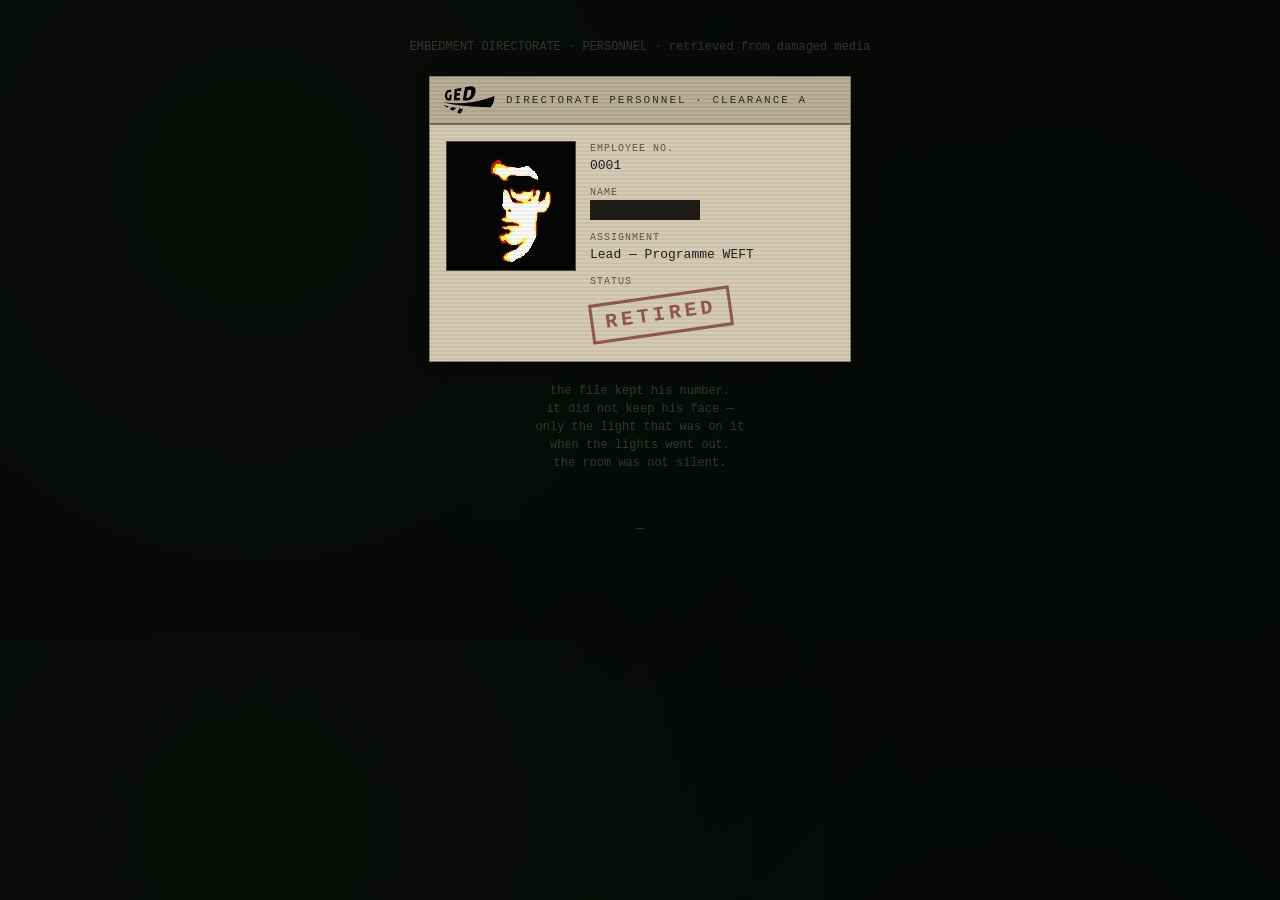
<file: windweaver/weft/0001/index.html>
<!DOCTYPE html>
<html lang="en">
<head>
    <meta charset="UTF-8">
    <meta name="viewport" content="width=device-width, initial-scale=1.0">
    <meta name="robots" content="noindex, nofollow, noarchive">
    <title>rec / 0001</title>
    <link rel="stylesheet" href="../../_arg/arg.css">
</head>
<!--
    personnel record 0001. photograph retained. name field could not be recovered.
    he was the first of them. that is all the file will say.
-->
<body>
    <div class="page">

        <p class="meta center faint">EMBEDMENT DIRECTORATE &middot; PERSONNEL &middot; retrieved from damaged media</p>

        <div class="idcard">
            <div class="idcard-head">
                <img src="../../_arg/ged.webp" alt="">
                <span class="idtitle">Directorate Personnel &middot; Clearance A</span>
            </div>
            <div class="idcard-body">
                <img class="idphoto" src="rec.png" alt="Degraded personnel photograph. A face lit from below, most of it lost to black.">
                <div class="idfields">
                    <div class="idlabel">Employee No.</div>
                    <div class="idvalue">0001</div>

                    <div class="idlabel">Name</div>
                    <div class="idvalue"><span class="idredact" title="unrecoverable">&#9608;&#9608;&#9608;&#9608;&nbsp;&#9608;&#9608;&#9608;&#9608;&#9608;</span></div>

                    <div class="idlabel">Assignment</div>
                    <div class="idvalue">Lead &mdash; Programme WEFT</div>

                    <div class="idlabel">Status</div>
                    <div class="idvalue"><span class="deceased">RETIRED</span></div>
                </div>
            </div>
        </div>

        <p class="center meta faint">
            the file kept his number.<br>
            it did not keep his face &mdash;<br>
            only the light that was on it<br>
            when the lights went out.<br>
            <a class="buried" href="hum.wav" title="the room was not silent">the room was not silent.</a>
        </p>

        <div class="spacer"></div>

        <p class="center meta faint">
            <!-- there is nothing else in this drawer. yet. -->
            <a class="buried" href="../" title="close the drawer">&mdash;</a>
        </p>

    </div>
</body>
</html>
</file>
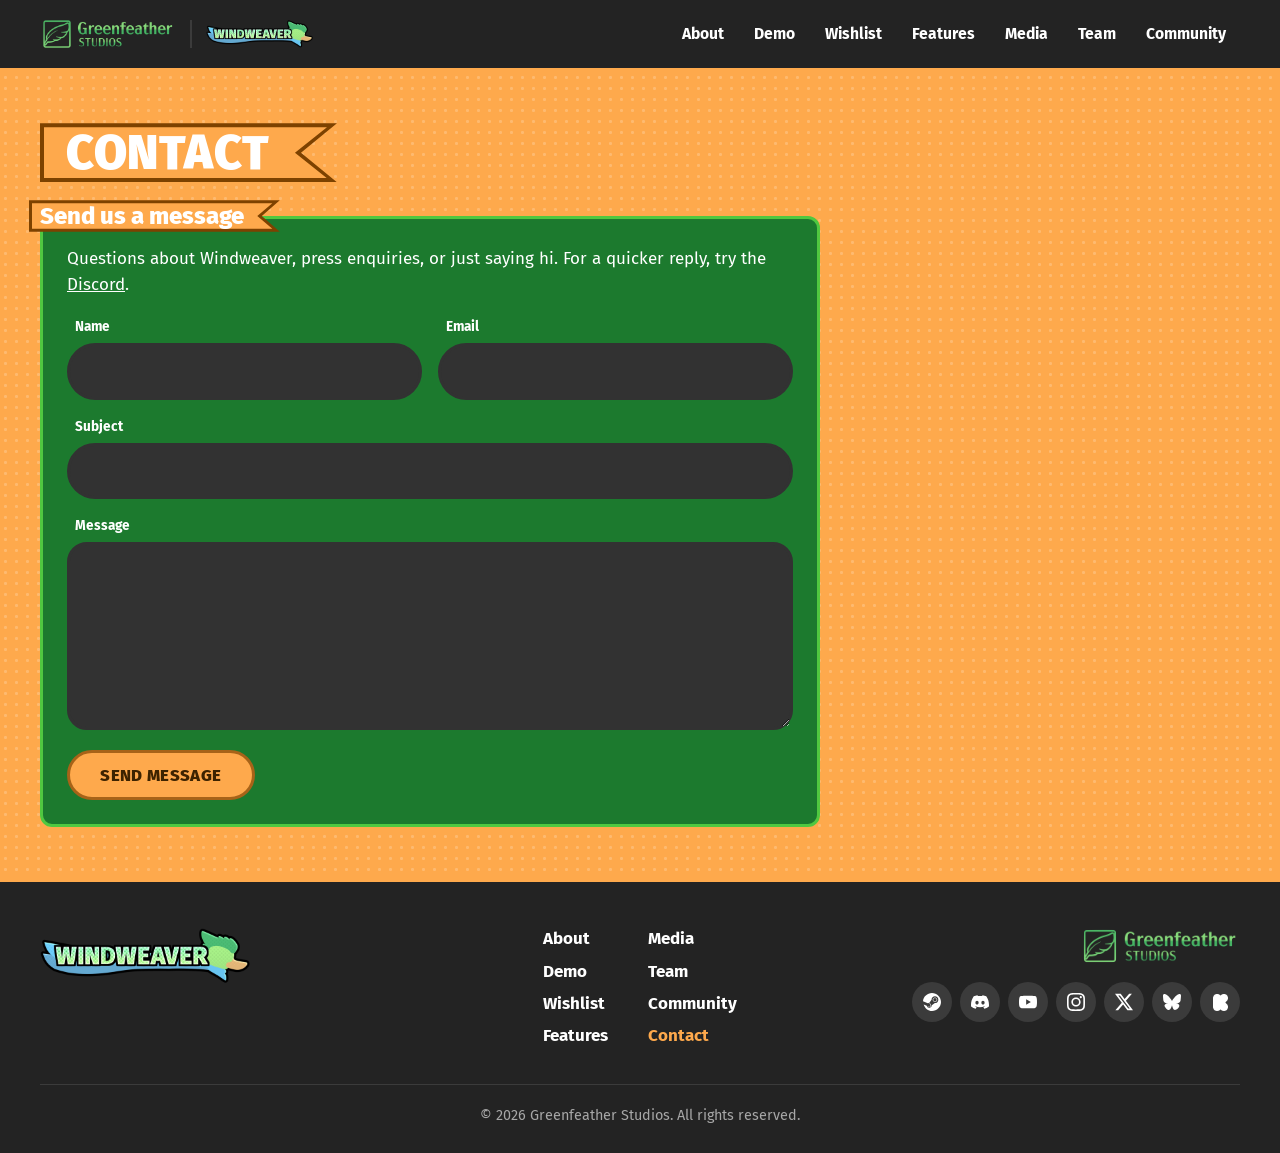
<file: contact.html>
<!DOCTYPE html>
<html lang="en">
<head>
    <meta charset="UTF-8">
    <meta name="viewport" content="width=device-width, initial-scale=1.0">
    <title>Contact | Greenfeather Studios</title>
    <meta name="description" content="Get in touch with Greenfeather Studios about Windweaver, press, or anything else.">
    <link rel="icon" type="image/png" href="assets/images/GFS_Icon_Colored.png">

    <meta property="og:type" content="website">
    <meta property="og:site_name" content="Greenfeather Studios">
    <meta property="og:title" content="Contact | Greenfeather Studios">
    <meta property="og:description" content="Questions about Windweaver, press enquiries, or just saying hi.">
    <meta property="og:url" content="https://www.greenfeatherstudios.com.au/contact.html">
    <meta property="og:image" content="https://www.greenfeatherstudios.com.au/assets/images/og_windweaver.jpg">
    <meta name="twitter:card" content="summary_large_image">
    <meta name="twitter:site" content="@Windweaver_GFS">
    <meta name="theme-color" content="#232323">

    <link rel="preconnect" href="https://fonts.googleapis.com">
    <link rel="preconnect" href="https://fonts.gstatic.com" crossorigin>
    <link rel="stylesheet" href="https://fonts.googleapis.com/css2?family=Fira+Sans:ital,wght@0,400;0,500;0,700;0,800;0,900;1,700&display=swap">
    <link rel="stylesheet" href="styles.min.css?v=e03d9ca0">
</head>
<body>
    <a class="skip-link" href="#main">Skip to content</a>

    <svg class="sprite" aria-hidden="true" focusable="false">
        <symbol id="i-steam" viewBox="0 0 24 24"><path d="M11.979 0C5.678 0 .511 4.86 0 11.02l6.442 2.662a3.39 3.39 0 0 1 1.912-.59c.063 0 .125.002.188.005l2.866-4.153v-.06c0-2.5 2.034-4.533 4.534-4.533 2.5 0 4.535 2.034 4.535 4.534 0 2.5-2.035 4.535-4.535 4.535h-.105l-4.089 2.917c0 .052.004.105.004.158 0 1.877-1.527 3.404-3.404 3.404-1.646 0-3.022-1.18-3.331-2.74L.9 15.29C2.323 20.316 6.918 24 12.021 24 18.635 24 24 18.635 24 12.021 24 5.407 18.593 0 11.979 0zM7.54 18.21l-1.473-.61c.262.543.714.999 1.314 1.25 1.297.539 2.793-.076 3.332-1.375.263-.63.264-1.319.005-1.949s-.75-1.121-1.377-1.383c-.624-.26-1.29-.249-1.878-.03l1.523.63c.956.4 1.409 1.5 1.009 2.455-.397.957-1.497 1.41-2.454 1.012H7.54zm11.415-9.303c0-1.662-1.353-3.015-3.015-3.015-1.665 0-3.015 1.353-3.015 3.015 0 1.665 1.35 3.015 3.015 3.015 1.663 0 3.015-1.35 3.015-3.015zm-5.273-.005c0-1.252 1.013-2.266 2.265-2.266 1.249 0 2.266 1.014 2.266 2.266 0 1.251-1.017 2.265-2.266 2.265-1.253 0-2.265-1.014-2.265-2.265z"/></symbol>
        <symbol id="i-discord" viewBox="0 0 24 24"><path d="M20.317 4.3698a19.7913 19.7913 0 00-4.8851-1.5152.0741.0741 0 00-.0785.0371c-.211.3753-.4447.8648-.6083 1.2495-1.8447-.2762-3.68-.2762-5.4868 0-.1636-.3933-.4058-.8742-.6177-1.2495a.077.077 0 00-.0785-.037 19.7363 19.7363 0 00-4.8852 1.515.0699.0699 0 00-.0321.0277C.5334 9.0458-.319 13.5799.0992 18.0578a.0824.0824 0 00.0312.0561c2.0528 1.5076 4.0413 2.4228 5.9929 3.0294a.0777.0777 0 00.0842-.0276c.4616-.6304.8731-1.2952 1.226-1.9942a.076.076 0 00-.0416-.1057c-.6528-.2476-1.2743-.5495-1.8722-.8923a.077.077 0 01-.0076-.1277c.1258-.0943.2517-.1923.3718-.2914a.0743.0743 0 01.0776-.0105c3.9278 1.7933 8.18 1.7933 12.0614 0a.0739.0739 0 01.0785.0095c.1202.099.246.1981.3728.2924a.077.077 0 01-.0066.1276 12.2986 12.2986 0 01-1.873.8914.0766.0766 0 00-.0407.1067c.3604.698.7719 1.3628 1.225 1.9932a.076.076 0 00.0842.0286c1.961-.6067 3.9495-1.5219 6.0023-3.0294a.077.077 0 00.0313-.0552c.5004-5.177-.8382-9.6739-3.5485-13.6604a.061.061 0 00-.0312-.0286zM8.02 15.3312c-1.1825 0-2.1569-1.0857-2.1569-2.419 0-1.3332.9555-2.4189 2.157-2.4189 1.2108 0 2.1757 1.0952 2.1568 2.419 0 1.3332-.9555 2.4189-2.1569 2.4189zm7.9748 0c-1.1825 0-2.1569-1.0857-2.1569-2.419 0-1.3332.9554-2.4189 2.1569-2.4189 1.2108 0 2.1757 1.0952 2.1568 2.419 0 1.3332-.946 2.4189-2.1568 2.4189Z"/></symbol>
        <symbol id="i-youtube" viewBox="0 0 24 24"><path d="M23.498 6.186a3.016 3.016 0 0 0-2.122-2.136C19.505 3.545 12 3.545 12 3.545s-7.505 0-9.377.505A3.017 3.017 0 0 0 .502 6.186C0 8.07 0 12 0 12s0 3.93.502 5.814a3.016 3.016 0 0 0 2.122 2.136c1.871.505 9.376.505 9.376.505s7.505 0 9.377-.505a3.015 3.015 0 0 0 2.122-2.136C24 15.93 24 12 24 12s0-3.93-.502-5.814zM9.545 15.568V8.432L15.818 12l-6.273 3.568z"/></symbol>
        <symbol id="i-instagram" viewBox="0 0 24 24"><path d="M7.0301.084c-1.2768.0602-2.1487.264-2.911.5634-.7888.3075-1.4575.72-2.1228 1.3877-.6652.6677-1.075 1.3368-1.3802 2.127-.2954.7638-.4956 1.6365-.552 2.914-.0564 1.2775-.0689 1.6882-.0626 4.947.0062 3.2586.0206 3.6671.0825 4.9473.061 1.2765.264 2.1482.5635 2.9107.308.7889.72 1.4573 1.388 2.1228.6679.6655 1.3365 1.0743 2.1285 1.38.7632.295 1.6361.4961 2.9134.552 1.2773.0559 1.6884.0684 4.9462.0622 3.2578-.0062 3.668-.0207 4.9478-.0814 1.2797-.0607 2.1469-.2652 2.9098-.5633.7889-.3086 1.4578-.72 2.1228-1.3881.665-.6682 1.0745-1.3378 1.3795-2.1284.2957-.7632.4966-1.636.552-2.9124.0555-1.2809.0687-1.6898.0624-4.9483-.0062-3.2585-.0207-3.6668-.0814-4.9465-.0607-1.2797-.264-2.1487-.5635-2.9117-.3084-.7889-.72-1.4568-1.3876-2.1228C21.2982 1.33 20.628.9208 19.8378.6165 19.074.321 18.2017.1197 16.9244.0645 15.6471.0093 15.236-.0044 11.977.0018 8.718.008 8.31.0212 7.0301.084m.1402 21.6932c-1.17-.0509-1.8053-.2453-2.2287-.408-.5606-.216-.96-.4771-1.3819-.895-.422-.4178-.6811-.8186-.9-1.378-.1644-.4234-.3624-1.058-.4171-2.228-.0595-1.2645-.072-1.6442-.079-4.848-.007-3.2037.0053-3.583.0607-4.848.05-1.169.2456-1.805.408-2.2282.216-.5613.4762-.96.895-1.3816.4188-.4217.8184-.6814 1.3783-.9003.423-.1651 1.0575-.3614 2.227-.4171 1.2655-.06 1.6447-.0723 4.848-.0793 3.2033-.007 3.5835.005 4.8495.0608 1.169.0508 1.8053.2445 2.228.408.5608.216.96.4754 1.3816.895.4217.4194.6816.8176.9005 1.3787.1653.4217.3617 1.056.4169 2.2263.0602 1.2655.0739 1.645.0796 4.848.0058 3.203-.0055 3.5834-.061 4.848-.051 1.17-.245 1.8055-.408 2.2294-.216.5604-.4763.96-.8954 1.3814-.419.4215-.8181.6811-1.3783.9-.4224.1649-1.0577.3617-2.2262.4174-1.2656.0595-1.6448.0723-4.8496.0793-3.2047.007-3.5825-.006-4.8483-.0608M16.953 5.5864A1.44 1.44 0 1 0 18.39 4.144a1.44 1.44 0 0 0-1.437 1.4424M5.8385 12.012c.0067 3.4032 2.7706 6.1557 6.173 6.1493 3.4026-.0065 6.1573-2.7701 6.1508-6.1733-.0065-3.4032-2.7714-6.1565-6.1744-6.1498-3.403.0067-6.156 2.771-6.1494 6.1738M8 12.0077a4 4 0 1 1 4.008 3.9921A3.9996 3.9996 0 0 1 8 12.0077"/></symbol>
        <symbol id="i-x" viewBox="0 0 24 24"><path d="M18.901 1.153h3.68l-8.04 9.19L24 22.846h-7.406l-5.8-7.584-6.638 7.584H.474l8.6-9.83L0 1.154h7.594l5.243 6.932ZM17.61 20.644h2.039L6.486 3.24H4.298Z"/></symbol>
        <symbol id="i-bluesky" viewBox="0 0 24 24"><path d="M12 10.8c-1.087-2.114-4.046-6.053-6.798-7.995C2.566.944 1.561 1.266.902 1.565.139 1.908 0 3.08 0 3.768c0 .69.378 5.65.624 6.479.815 2.736 3.713 3.66 6.383 3.364.136-.02.275-.039.415-.056-.138.022-.276.04-.415.056-3.912.58-7.387 2.005-2.83 7.078 5.013 5.19 6.87-1.113 7.823-4.308.953 3.195 2.05 9.271 7.733 4.308 4.267-4.308 1.172-6.498-2.74-7.078a8.741 8.741 0 0 1-.415-.056c.14.017.279.036.415.056 2.67.297 5.568-.628 6.383-3.364.246-.828.624-5.79.624-6.478 0-.69-.139-1.861-.902-2.206-.659-.298-1.664-.62-4.3 1.24C16.046 4.748 13.087 8.687 12 10.8Z"/></symbol>
    </svg>

    <header class="site-nav">
        <nav class="wrap nav-inner" aria-label="Main">
            <a class="nav-brand" href="index.html">
                <img class="gfs" src="assets/images/GFS_LongFull_Colored.png" alt="Greenfeather Studios" width="3200" height="800">
                <span class="nav-divider" aria-hidden="true"></span>
                <img class="ww" src="assets/images/Windweaver_FullLogo.png" alt="Windweaver" width="1280" height="360">
            </a>
            <button class="nav-toggle" id="nav-toggle" type="button" aria-label="Menu" aria-expanded="false" aria-controls="nav-links">
                <span></span><span></span><span></span>
            </button>
            <ul class="nav-links" id="nav-links">
                <li><a href="index.html#about">About</a></li>
                <li><a href="index.html#demo">Demo</a></li>
                <li><a href="index.html#wishlist">Wishlist</a></li>
                <li><a href="index.html#features">Features</a></li>
                <li><a href="index.html#media">Media</a></li>
                <li><a href="index.html#team">Team</a></li>
                <li><a href="index.html#community">Community</a></li>
            </ul>
        </nav>
    </header>

    <main id="main">
        <section class="screen screen-orange" aria-labelledby="contact-title">
            <div class="wrap">
                <div class="screen-head">
                    <h1 class="ribbon" id="contact-title">Contact</h1>
                </div>
                <div class="panel contact-panel">
                    <h2 class="ribbon ribbon-sm">Send us a message</h2>
                    <p>Questions about Windweaver, press enquiries, or just saying hi. For a quicker reply, try the <a href="https://discord.com/invite/cyk9uw53G8" target="_blank" rel="noopener">Discord</a>.</p>
                    <form class="form" action="https://formsubmit.co/windweavergfs@gmail.com" method="POST">
                        <input type="hidden" name="_captcha" value="false">
                        <input type="hidden" name="_next" value="https://formsubmit.co/thankyou">
                        <input class="honeypot" type="text" name="_honey" tabindex="-1" autocomplete="off" aria-hidden="true">

                        <div class="form-row">
                            <div class="field">
                                <label for="f-name">Name</label>
                                <input id="f-name" type="text" name="name" autocomplete="name" required>
                            </div>
                            <div class="field">
                                <label for="f-email">Email</label>
                                <input id="f-email" type="email" name="email" autocomplete="email" required>
                            </div>
                        </div>
                        <div class="field">
                            <label for="f-subject">Subject</label>
                            <input id="f-subject" type="text" name="subject" required>
                        </div>
                        <div class="field">
                            <label for="f-message">Message</label>
                            <textarea id="f-message" name="message" rows="6" required></textarea>
                        </div>

                        <button class="btn btn-orange" type="submit">Send message</button>
                    </form>
                </div>
            </div>
        </section>
    </main>

    <footer class="site-footer">
        <div class="wrap">
            <div class="footer-grid">
                <img class="footer-ww" src="assets/images/Windweaver_FullLogo.png" alt="Windweaver" width="1280" height="360" loading="lazy">
                <ul class="footer-links">
                    <li><a href="index.html#about">About</a></li>
                    <li><a href="index.html#demo">Demo</a></li>
                    <li><a href="index.html#wishlist">Wishlist</a></li>
                    <li><a href="index.html#features">Features</a></li>
                    <li><a href="index.html#media">Media</a></li>
                    <li><a href="index.html#team">Team</a></li>
                    <li><a href="index.html#community">Community</a></li>
                    <li><a href="contact.html" aria-current="page">Contact</a></li>
                </ul>
                <div class="footer-studio">
                    <img class="footer-gfs" src="assets/images/GFS_LongFull_Colored.png" alt="Greenfeather Studios" width="3200" height="800" loading="lazy">
                    <ul class="footer-socials">
                        <li><a href="https://store.steampowered.com/app/4012590/Windweaver/" target="_blank" rel="noopener" aria-label="Windweaver on Steam"><svg aria-hidden="true"><use href="#i-steam"/></svg></a></li>
                        <li><a href="https://discord.com/invite/cyk9uw53G8" target="_blank" rel="noopener" aria-label="Windweaver Discord"><svg aria-hidden="true"><use href="#i-discord"/></svg></a></li>
                        <li><a href="https://www.youtube.com/@GreenfeatherStudios" target="_blank" rel="noopener" aria-label="Greenfeather Studios on YouTube"><svg aria-hidden="true"><use href="#i-youtube"/></svg></a></li>
                        <li><a href="https://www.instagram.com/greenfeatherstudiosdev" target="_blank" rel="noopener" aria-label="Greenfeather Studios on Instagram"><svg aria-hidden="true"><use href="#i-instagram"/></svg></a></li>
                        <li><a href="https://x.com/Windweaver_GFS" target="_blank" rel="noopener" aria-label="Windweaver on X"><svg aria-hidden="true"><use href="#i-x"/></svg></a></li>
                        <li><a href="https://bsky.app/profile/greenfeatherstudio.bsky.social" target="_blank" rel="noopener" aria-label="Greenfeather Studios on Bluesky"><svg aria-hidden="true"><use href="#i-bluesky"/></svg></a></li>
                        <li><a href="https://www.kickstarter.com/projects/windweaver/windweaver-0/" target="_blank" rel="noopener" aria-label="Windweaver on Kickstarter"><span class="icon-ks" aria-hidden="true"></span></a></li>
                    </ul>
                </div>
            </div>
            <p class="copyright">&copy; 2026 Greenfeather Studios. All rights reserved.</p>
        </div>
    </footer>

    <script src="script.min.js?v=6e0621c1"></script>
</body>
</html>
</file>
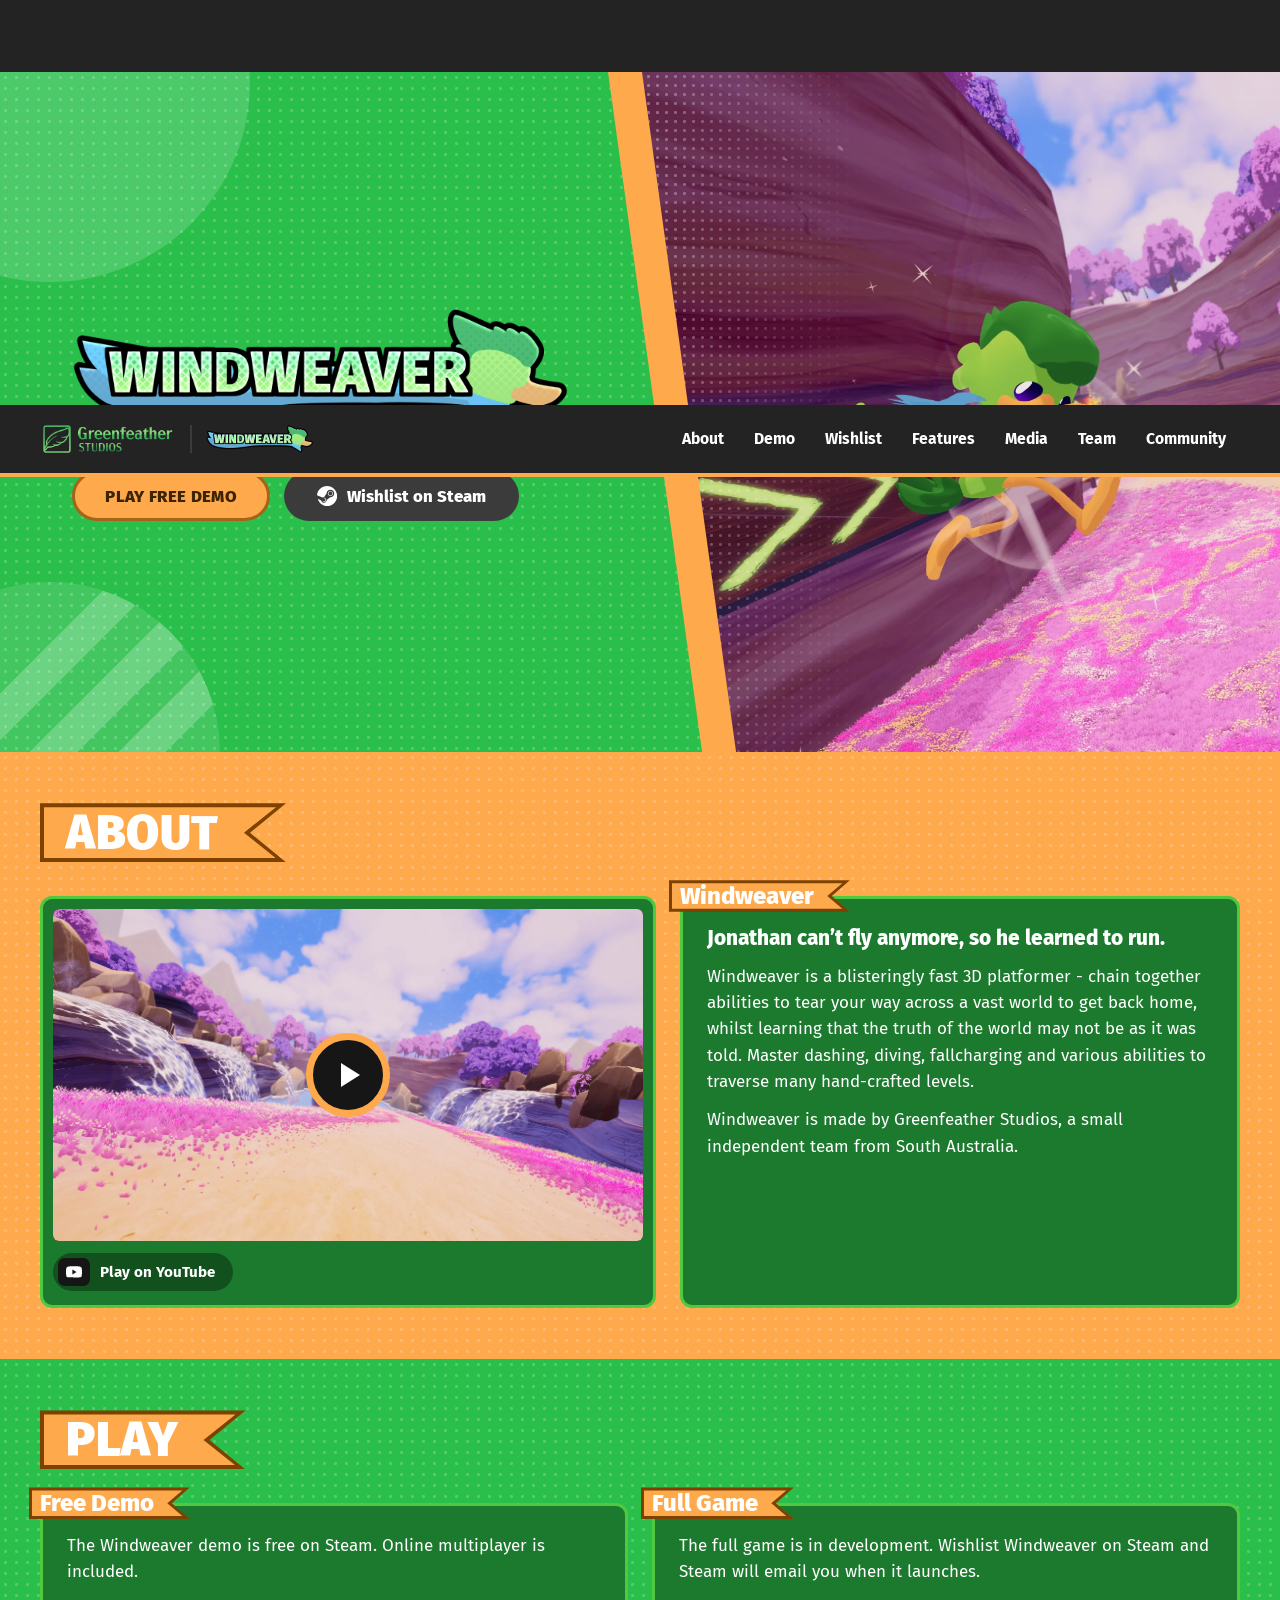
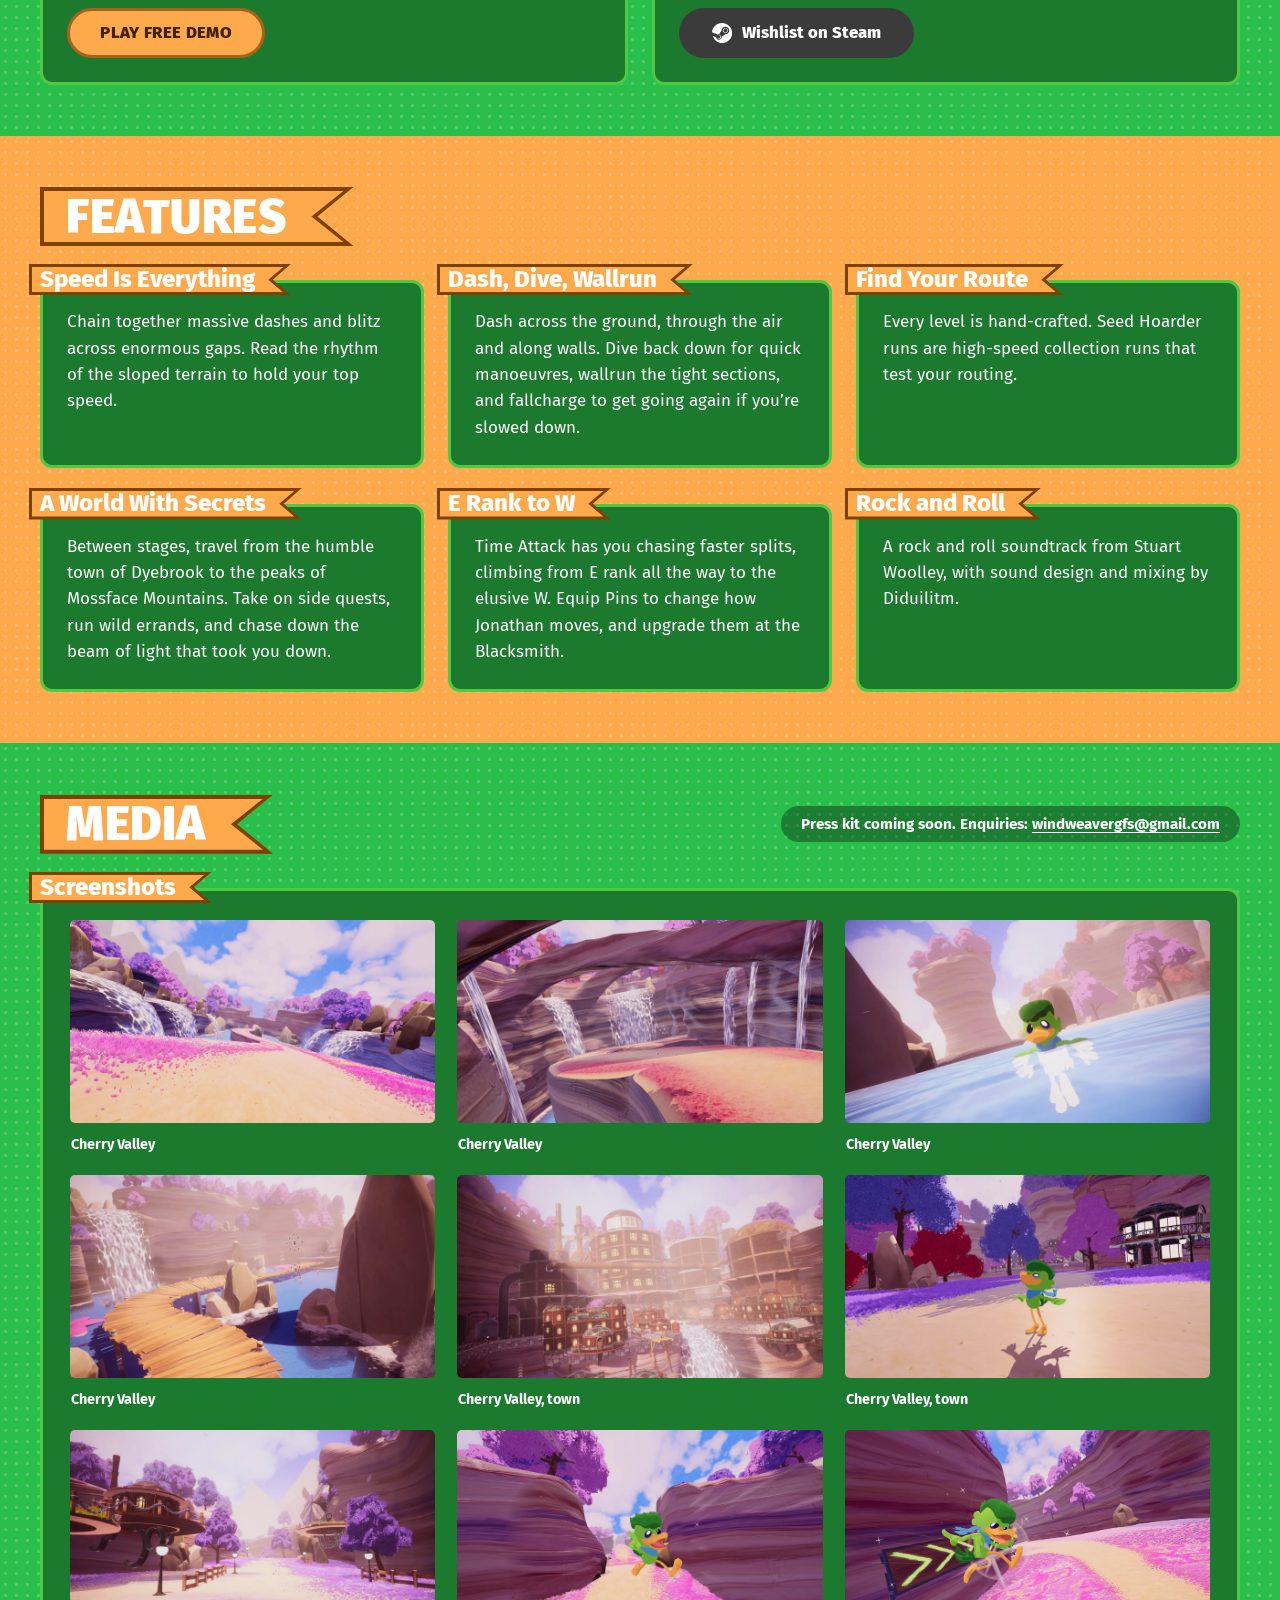
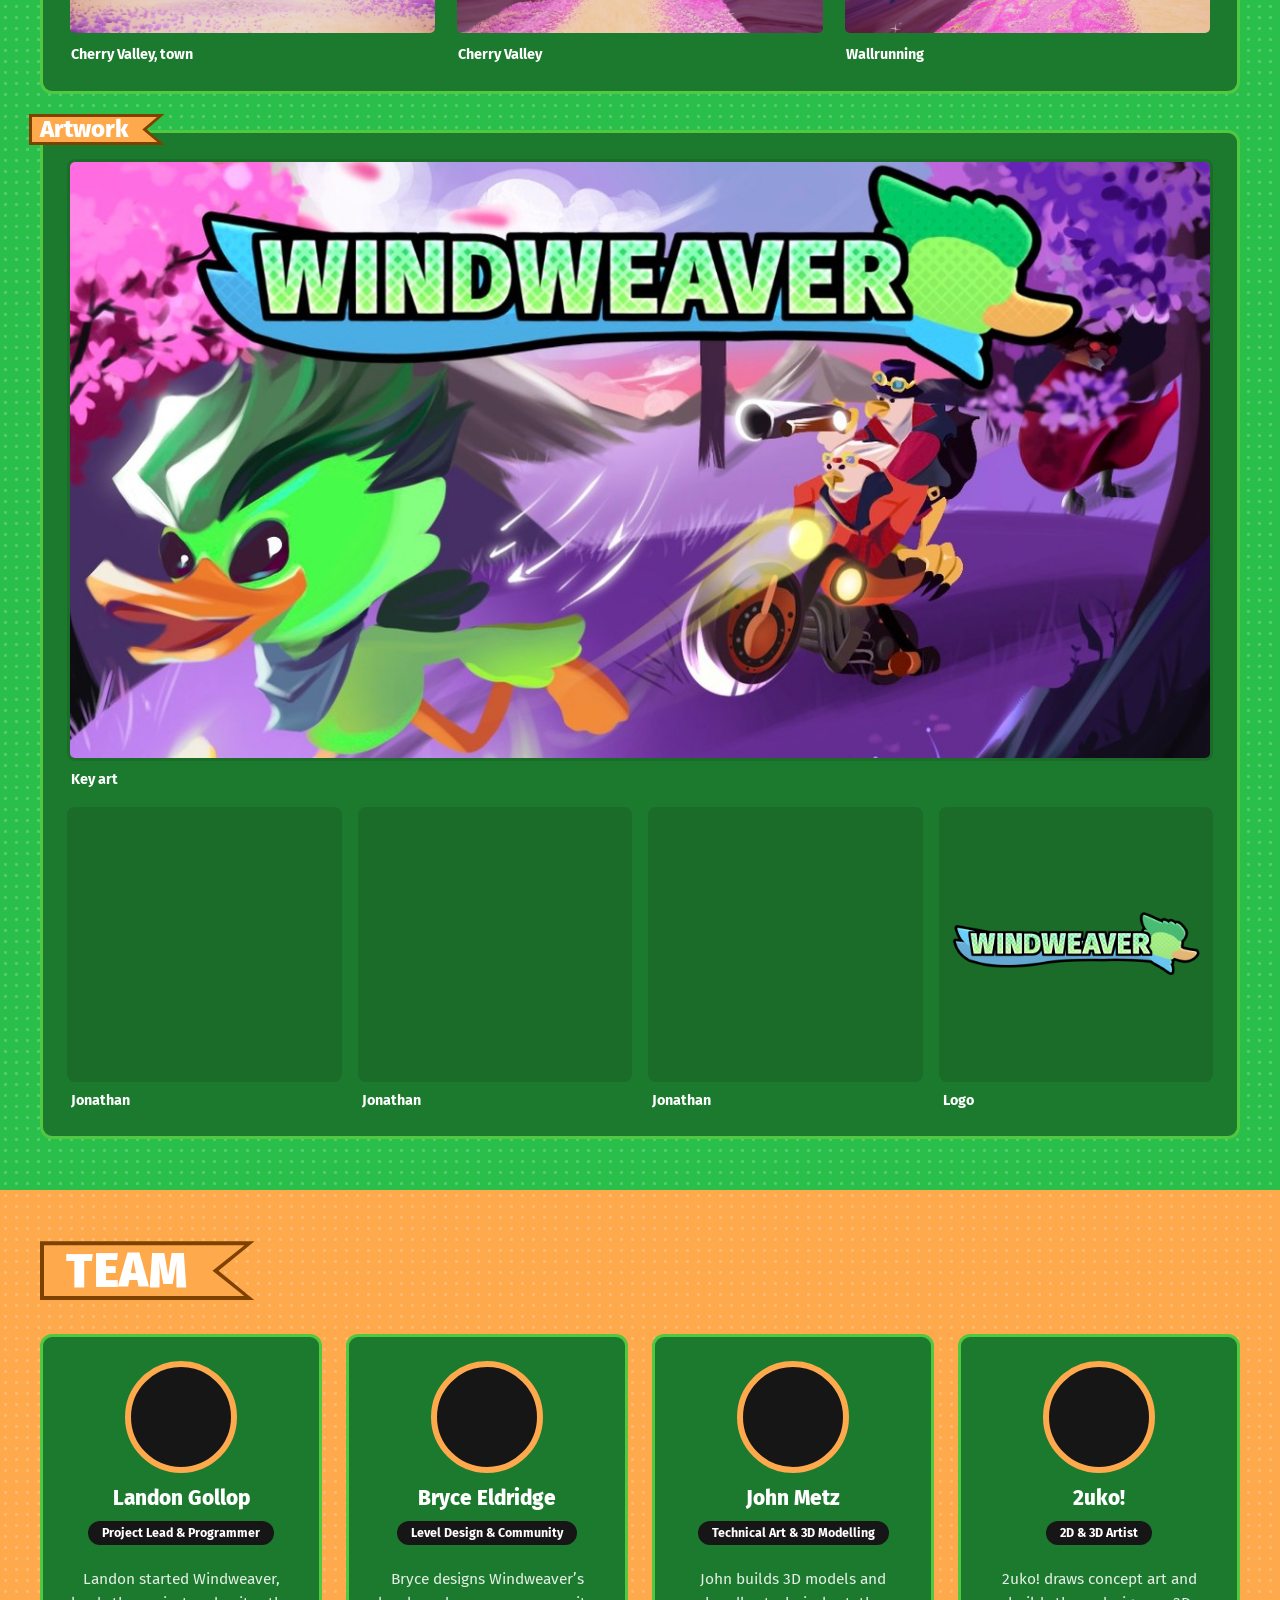
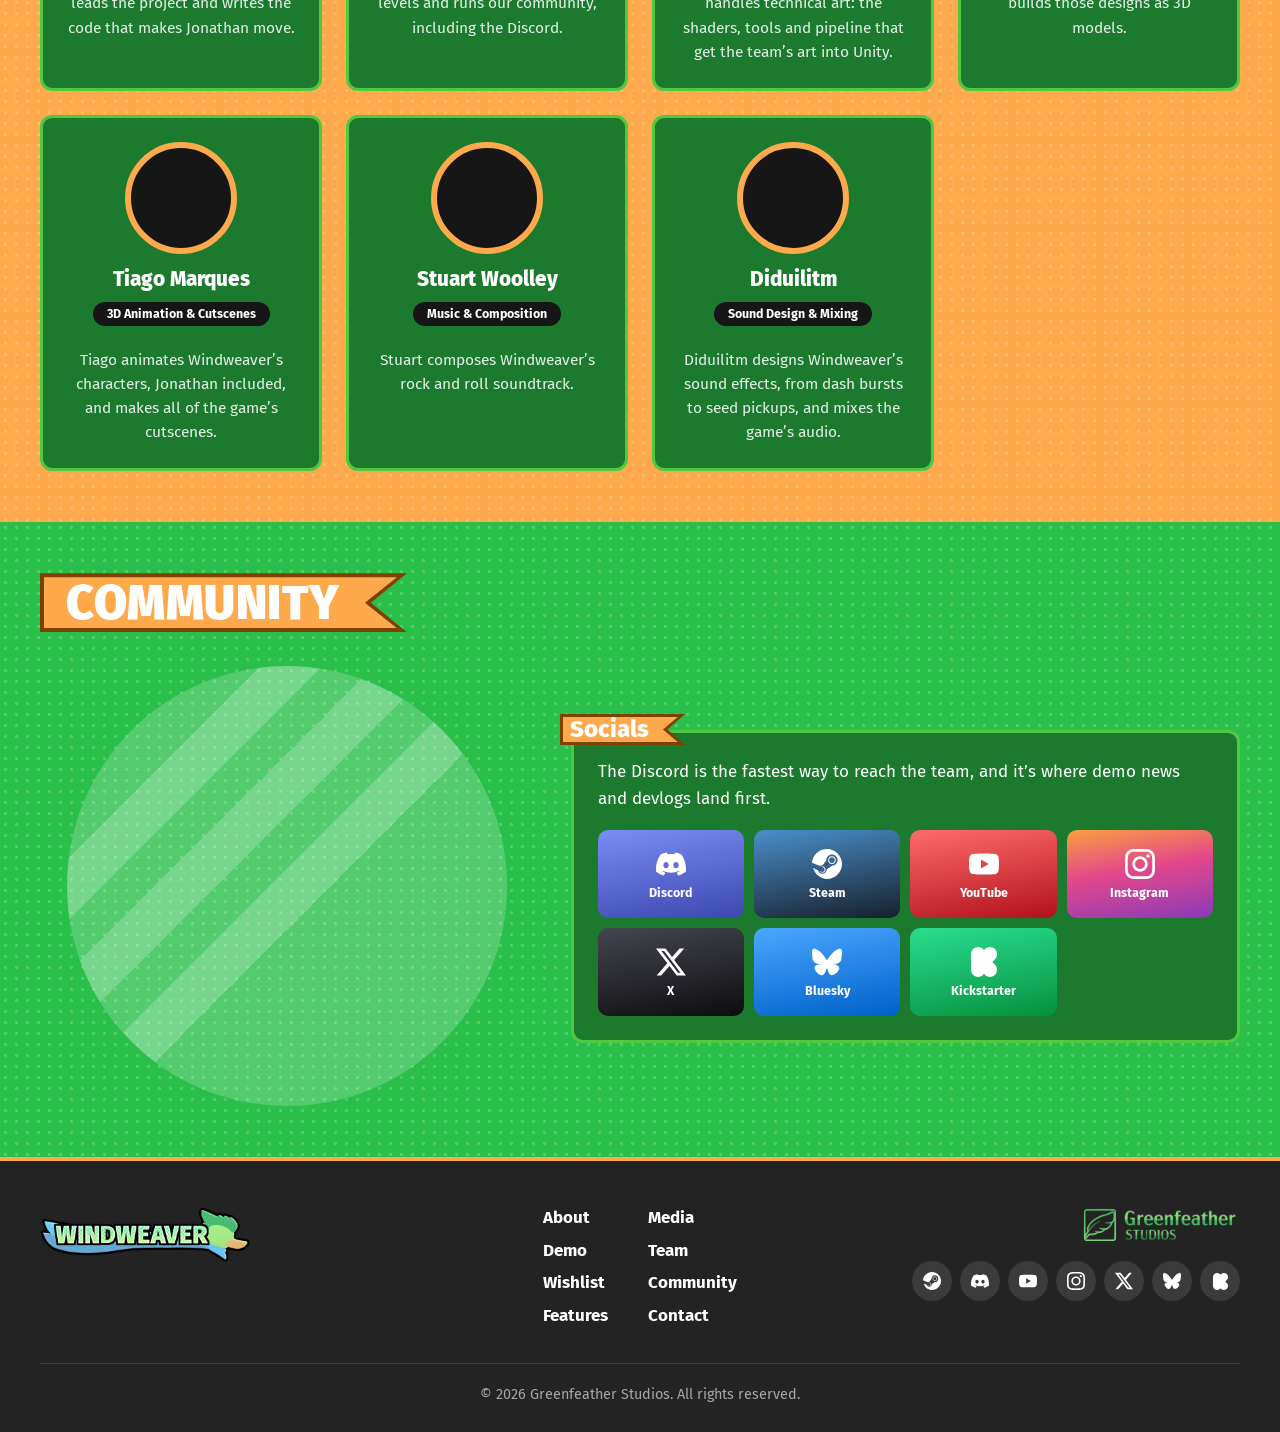
<file: team.html>
<!DOCTYPE html>
<html lang="en">
<head>
    <meta charset="UTF-8">
    <title>Team | Greenfeather Studios</title>
    <meta name="robots" content="noindex">
    <meta http-equiv="refresh" content="0; url=index.html#team">
    <link rel="canonical" href="https://www.greenfeatherstudios.com.au/#team">
</head>
<body>
    <p><a href="index.html#team">The team now lives on the main page.</a></p>
</body>
</html>
</file>
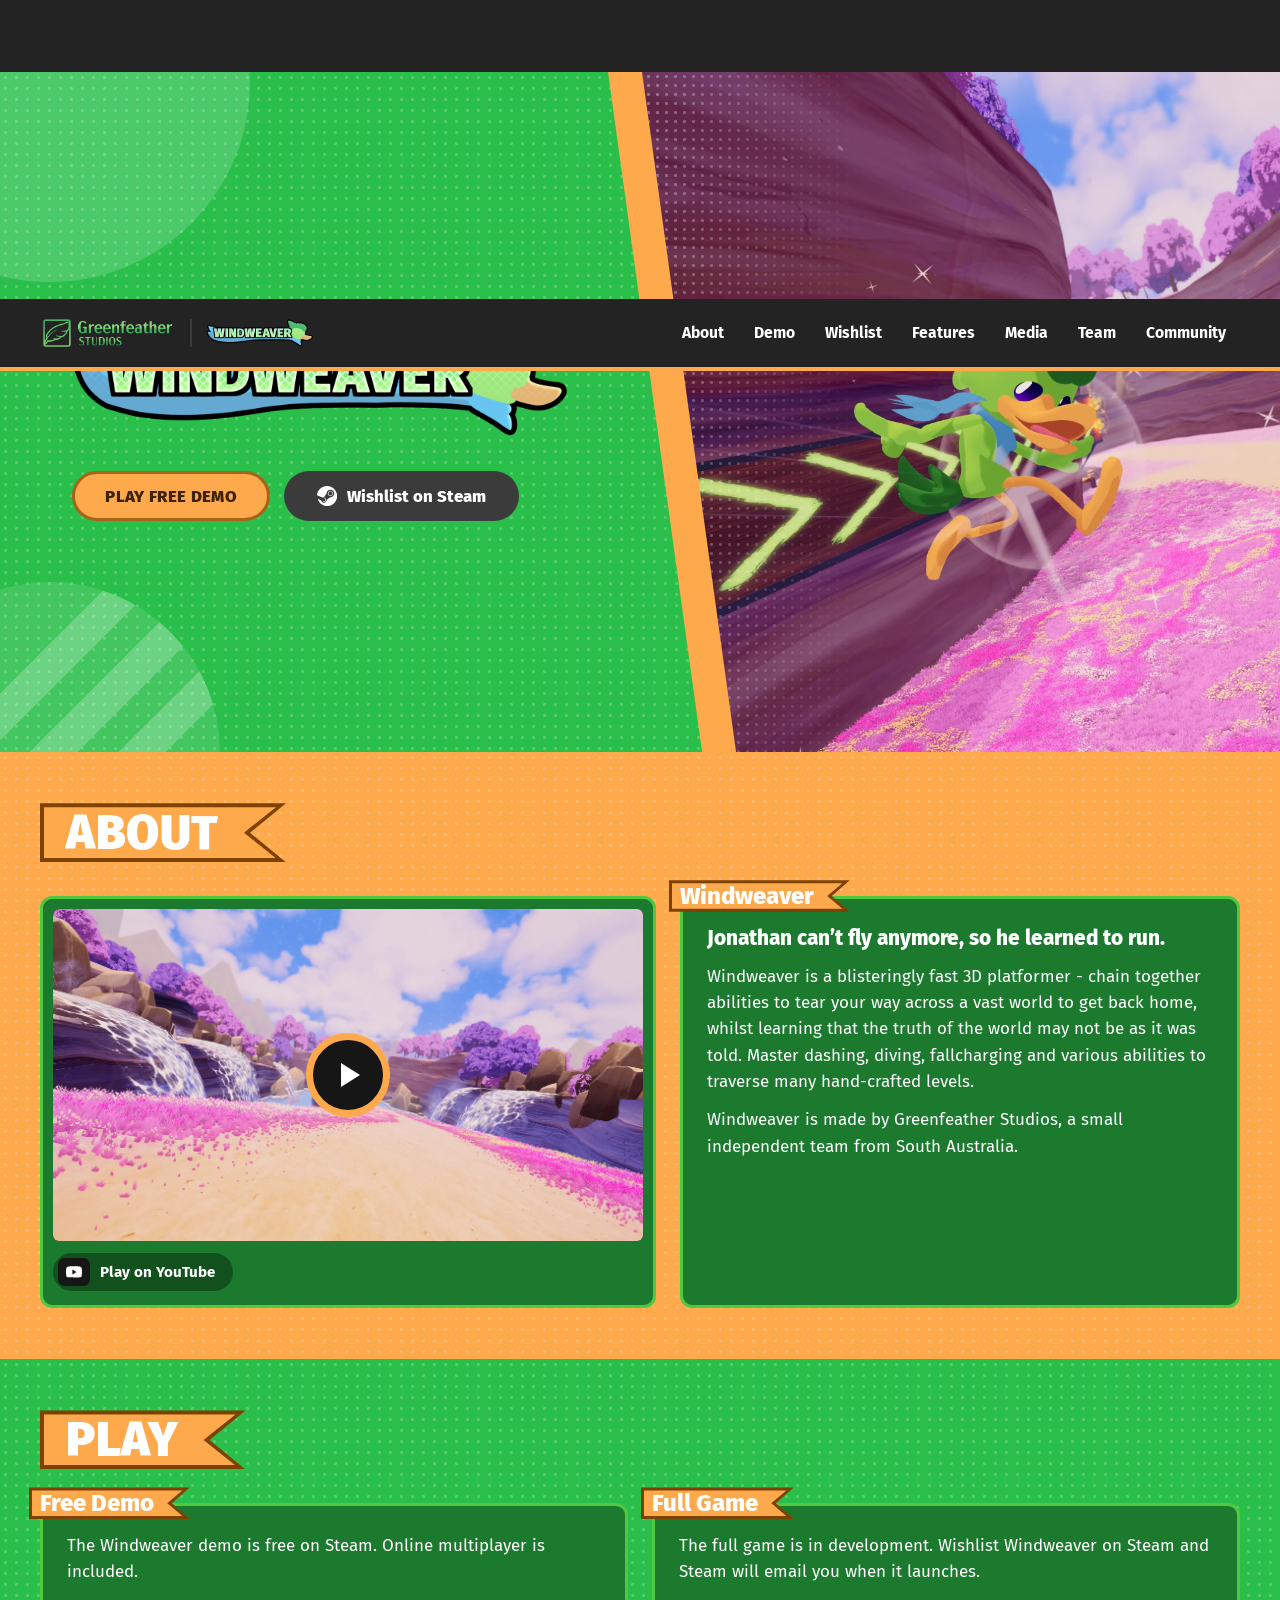
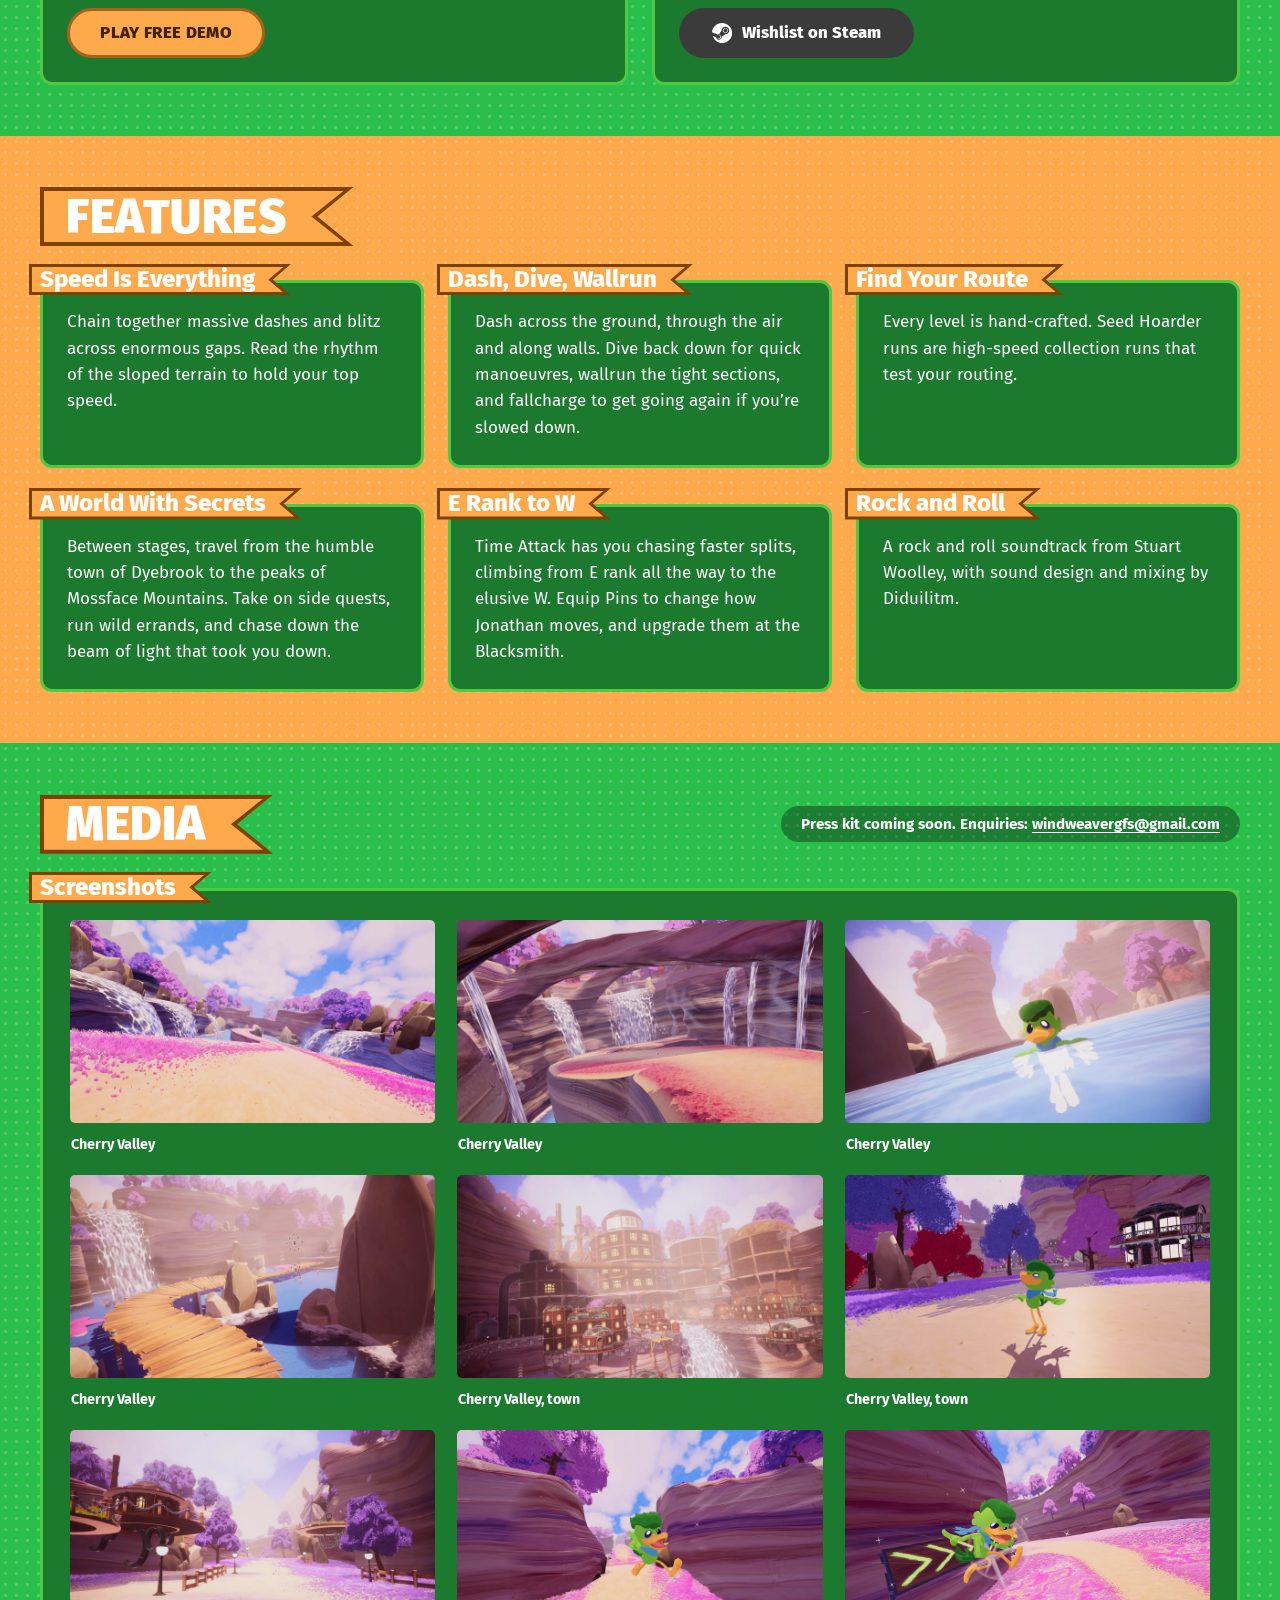
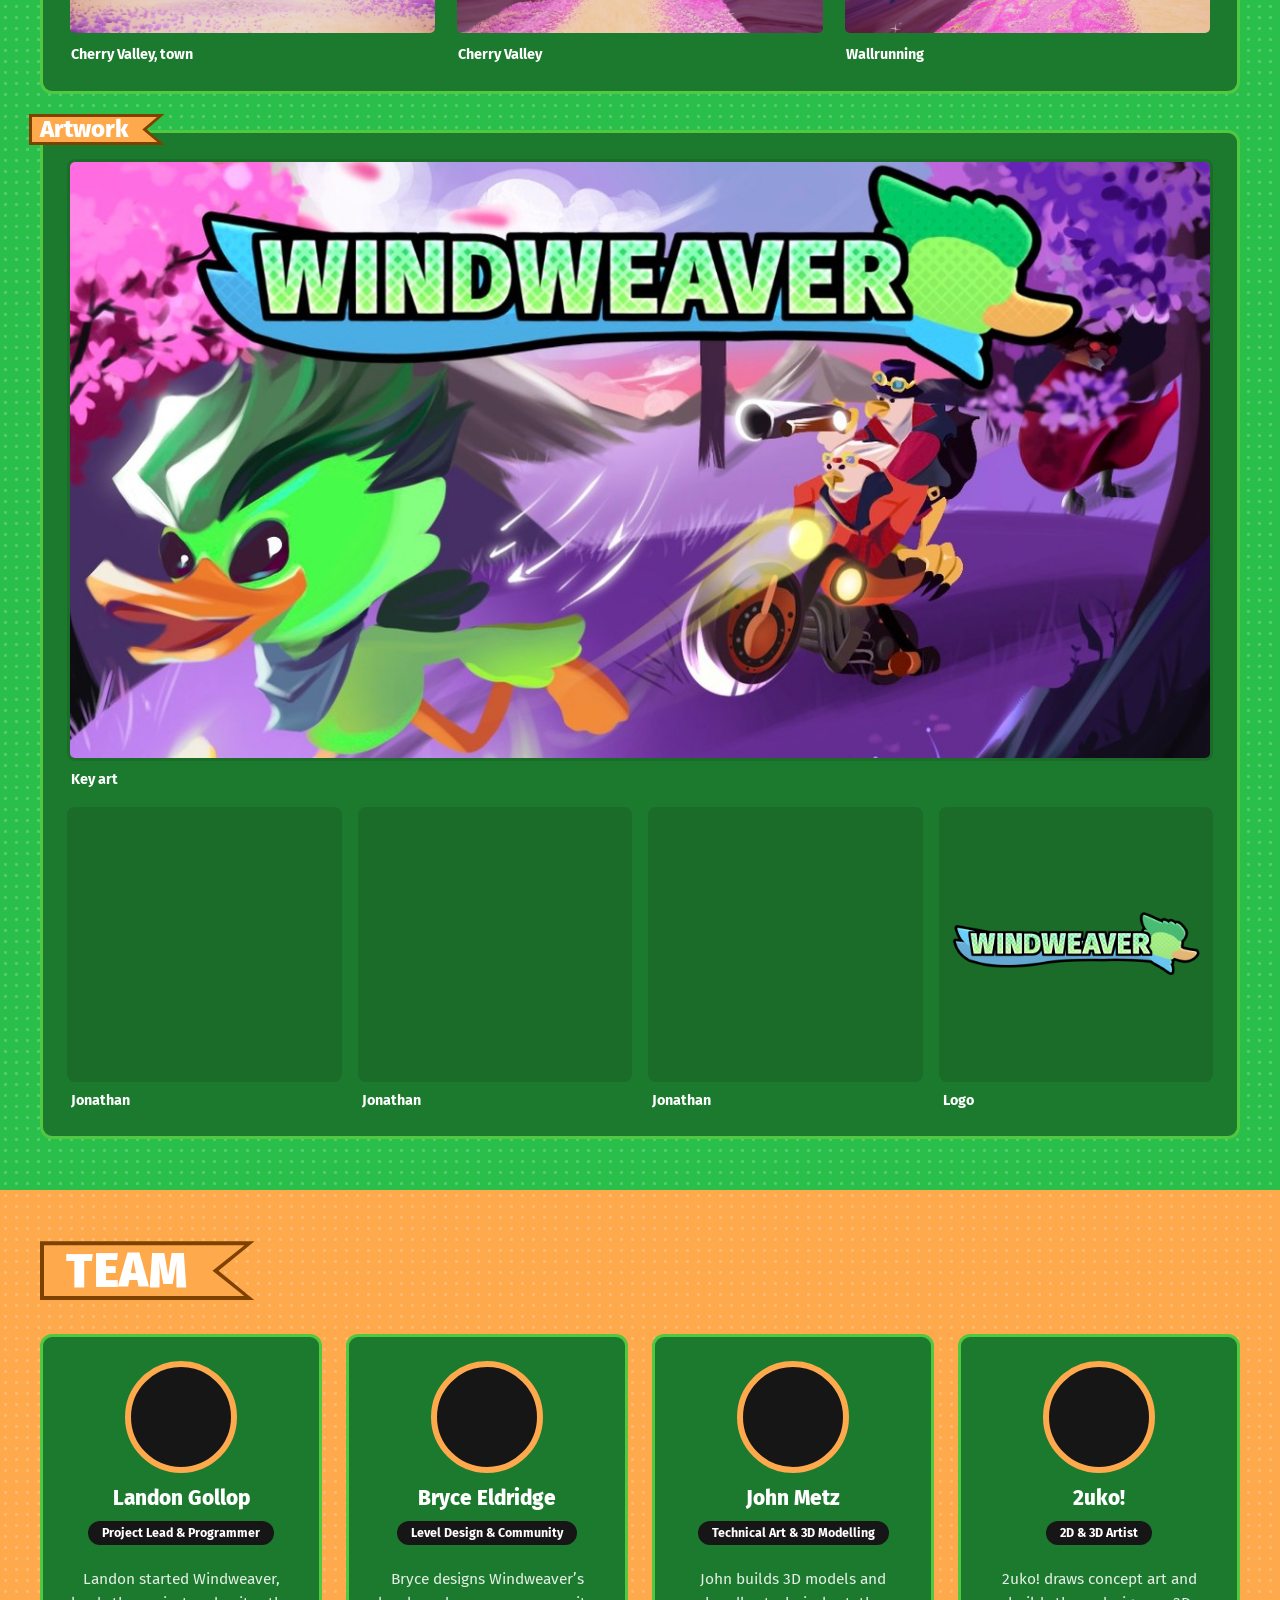
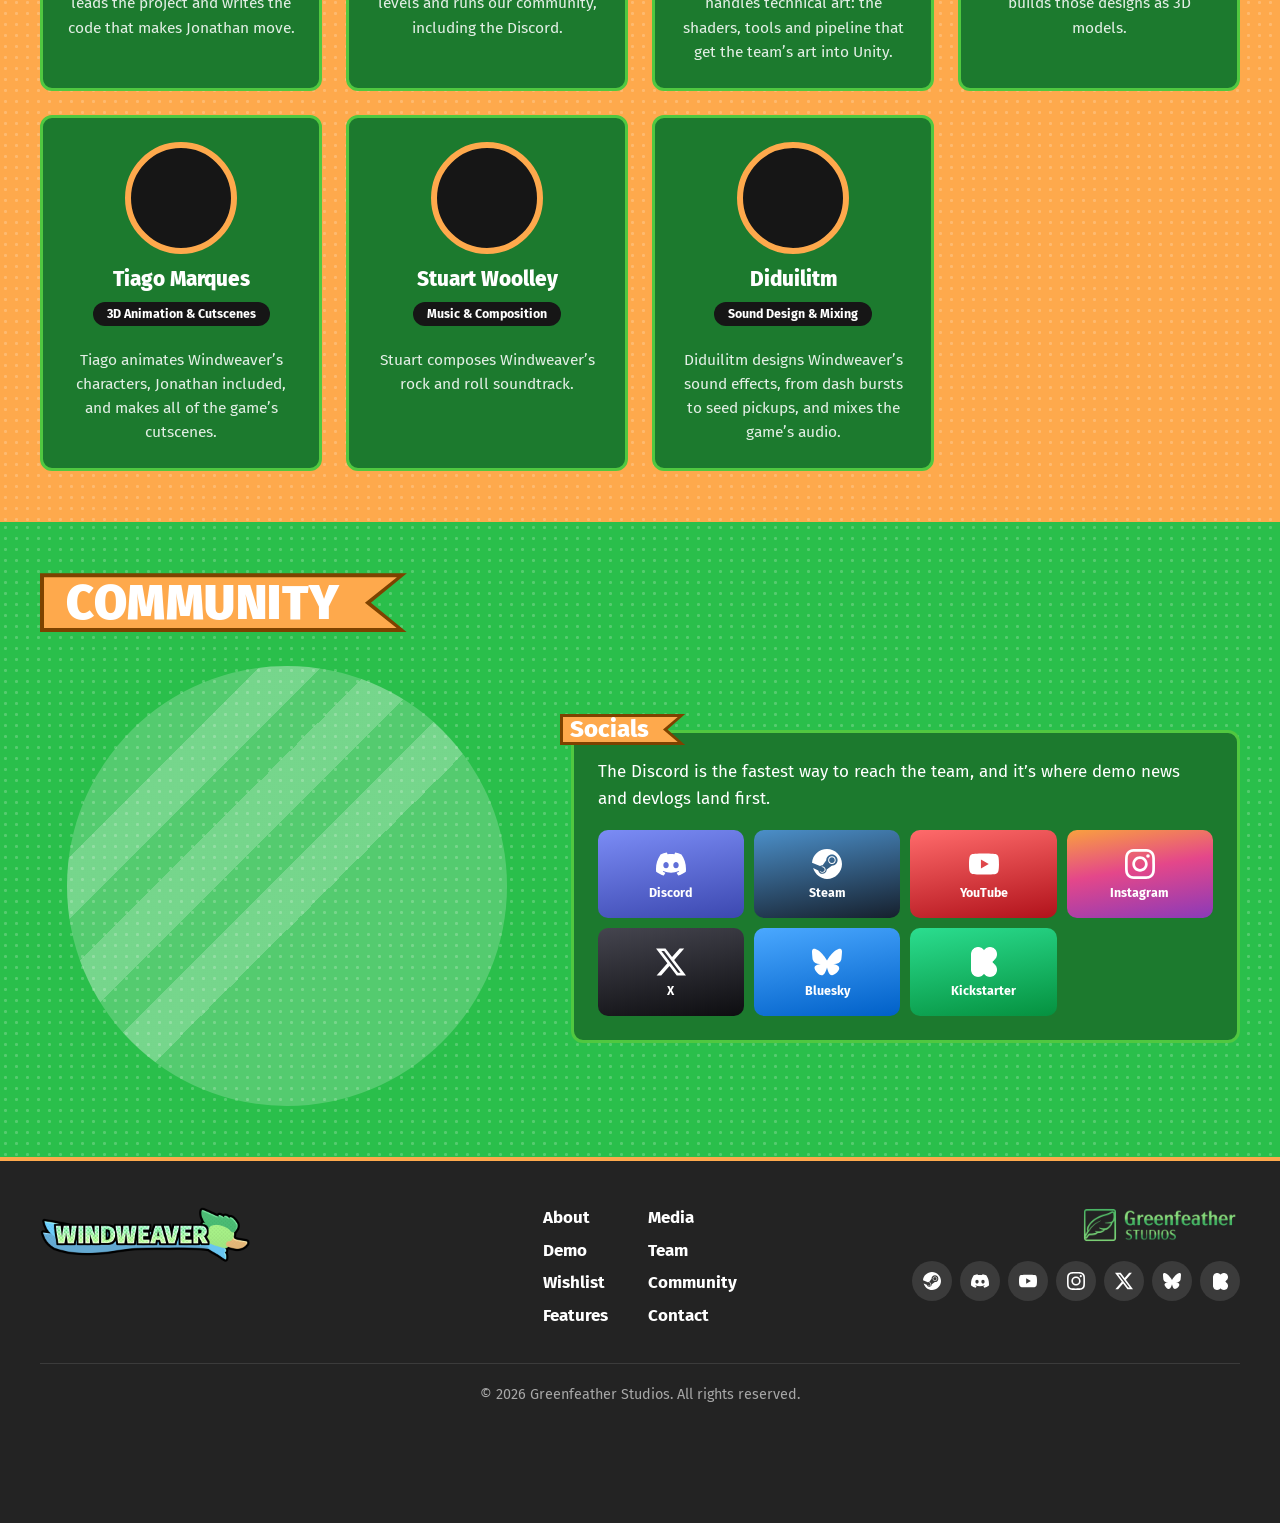
<file: windweaver.html>
<!DOCTYPE html>
<html lang="en">
<head>
    <meta charset="UTF-8">
    <title>Windweaver | Greenfeather Studios</title>
    <meta name="robots" content="noindex">
    <meta http-equiv="refresh" content="0; url=index.html#about">
    <link rel="canonical" href="https://www.greenfeatherstudios.com.au/#about">
</head>
<body>
    <p><a href="index.html#about">Windweaver now lives on the main page.</a></p>
</body>
</html>
</file>
<file: windweaver/_arg/arg.css>
/* ============================================================
   THE WEFT — shared ARG stylesheet
   A decayed personal webpage, circa 1999. Intentionally ugly,
   intentionally broken. Do NOT make this look "designed".
   Reused by every hidden node. See /ARG_NOTES.md.
   ============================================================ */

html, body {
    margin: 0;
    padding: 0;
    background-color: #060806;
    /* faint sickly texture — like a decayed tiled background */
    background-image:
        radial-gradient(circle at 20% 30%, rgba(30, 60, 30, 0.10), transparent 60%),
        radial-gradient(circle at 80% 70%, rgba(10, 40, 20, 0.10), transparent 55%);
    color: #b9b2a6;
    font-family: "Times New Roman", Times, Georgia, serif;
    font-size: 17px;
    line-height: 1.5;
}

/* CRT scanline veil */
body::before {
    content: "";
    position: fixed;
    inset: 0;
    pointer-events: none;
    z-index: 9999;
    background: repeating-linear-gradient(
        to bottom,
        rgba(0, 0, 0, 0) 0px,
        rgba(0, 0, 0, 0) 2px,
        rgba(0, 0, 0, 0.18) 3px,
        rgba(0, 0, 0, 0) 4px
    );
    opacity: 0.5;
    mix-blend-mode: multiply;
}

.page {
    max-width: 640px;
    margin: 0 auto;
    padding: 28px 22px 90px;
}

/* Old-web headings */
h1, h2, h3 {
    font-family: "Times New Roman", Times, serif;
    font-weight: bold;
    color: #d8cfbd;
    letter-spacing: 0.5px;
    margin: 1.4em 0 0.5em;
}

h1 {
    font-size: 2.1rem;
    text-align: center;
    color: #cdbf9c;
}

h2 {
    font-size: 1.35rem;
    color: #8fae82;
    border-bottom: 1px solid #23301f;
    padding-bottom: 3px;
}

p { margin: 0.8em 0; }

/* Faded early-internet links */
a { color: #4f79b0; }
a:visited { color: #6a4c93; }
a:hover { color: #82d275; background: #111; }

/* Dithered horizontal rule */
hr {
    border: 0;
    height: 3px;
    margin: 22px 0;
    background-image: repeating-linear-gradient(
        to right, #2a2a2a 0, #2a2a2a 2px, transparent 2px, transparent 5px
    );
}

/* Monospace "log" / terminal blocks */
.log {
    font-family: "Courier New", Courier, monospace;
    font-size: 15px;
    color: #7fbf6a;
    background: #030503;
    border: 1px solid #1c2a18;
    padding: 12px 14px;
    white-space: pre-wrap;
    box-shadow: inset 0 0 24px rgba(0, 0, 0, 0.8);
}

/* Broken image placeholder (early browser "missing image" look) */
.broken-img {
    display: inline-block;
    min-width: 120px;
    padding: 10px 12px;
    margin: 6px 4px;
    border: 1px solid #3a3a3a;
    background: #111;
    color: #7a7a7a;
    font-family: "Courier New", monospace;
    font-size: 13px;
    vertical-align: middle;
}
.broken-img::before {
    content: "\274C";
    color: #a33;
    margin-right: 8px;
}

/* Frozen hit counter */
.counter {
    display: inline-block;
    font-family: "Courier New", monospace;
    background: #000;
    color: #2fdd2f;
    border: 1px solid #145214;
    padding: 2px 8px;
    letter-spacing: 4px;
    font-size: 15px;
}

/* "Classified" / stamp */
.stamp {
    display: inline-block;
    transform: rotate(-6deg);
    border: 2px solid #7a2020;
    color: #9a3030;
    padding: 2px 10px;
    font-family: "Courier New", monospace;
    font-weight: bold;
    letter-spacing: 2px;
    opacity: 0.75;
}

/* Redaction bar — hover to reveal a corrupted glimpse */
.redact {
    background: #000;
    color: #000;
    padding: 0 4px;
    cursor: help;
    transition: color 0.15s;
    user-select: none;
}
.redact:hover { color: #3a2a2a; }

/* Flicker / glitch text */
.glitch { animation: flicker 6s infinite steps(1); }
@keyframes flicker {
    0%, 100% { opacity: 1; }
    47% { opacity: 1; }
    48% { opacity: 0.25; }
    49% { opacity: 1; }
    72% { opacity: 1; }
    73% { opacity: 0.4; text-shadow: 2px 0 #4a1f1f, -2px 0 #1f3a2a; }
    74% { opacity: 1; text-shadow: none; }
}

/* Corrupted / degraded characters */
.corrupt {
    color: #5a6a52;
    font-family: "Courier New", monospace;
    letter-spacing: 1px;
}

/* Signature block */
.sig {
    margin-top: 30px;
    font-style: italic;
    color: #9c8f79;
    text-align: right;
}

/* Small print / metadata */
.meta {
    font-family: "Courier New", monospace;
    font-size: 12px;
    color: #5c5c52;
}

.center { text-align: center; }
.faint { opacity: 0.55; }
.spacer { height: 28px; }

/* ---- Poetic verse fragments (Deltarune register: sparse, centered, unhurried) ---- */
.verse {
    text-align: center;
    max-width: 42ch;
    margin: 30px auto;
    color: #c3bbab;
    line-height: 2;
    font-size: 1.06rem;
}
.verse em { color: #d8cfbd; font-style: italic; }
.refrain {
    text-align: center;
    color: #8f887c;
    letter-spacing: 1px;
    margin: 3px 0;
}

/* ---- GED corporate letterhead ---- */
.ged-mark {
    display: block;
    width: 108px;
    margin: 0 auto 6px;
    opacity: 0.72;
    filter: grayscale(1);
}
.letterhead {
    text-align: center;
    border-bottom: 1px solid #23301f;
    padding-bottom: 14px;
    margin-bottom: 6px;
}
.dept {
    font-family: "Courier New", monospace;
    font-size: 11px;
    letter-spacing: 3px;
    color: #6b6b5f;
    text-transform: uppercase;
}

/* ---- Dated log fragment ---- */
.frag { margin: 18px 0; }
.frag .stamp-date {
    font-family: "Courier New", monospace;
    font-size: 12px;
    color: #5c5c52;
    display: block;
    margin-bottom: 2px;
}

/* ---- Researcher marginalia (looks hand-added) ---- */
.hand {
    display: block;
    margin: 10px 0 10px 22px;
    padding-left: 12px;
    border-left: 2px solid #2a241a;
    font-family: "Courier New", monospace;
    font-size: 14px;
    color: #8a7a5e;
    font-style: italic;
    transform: rotate(-0.4deg);
}

/* ---- Links that hide in the text ---- */
a.buried {
    color: inherit;
    text-decoration: none;
    cursor: text;
}
a.buried:hover { color: #4f79b0; cursor: pointer; }

/* ---- Aged personnel ID card (light panel on the dark page) ---- */
.idcard {
    max-width: 420px;
    margin: 20px auto;
    background: #cfc7b4;
    color: #201d16;
    border: 1px solid #7d7462;
    box-shadow: 0 0 40px rgba(0,0,0,0.7);
    padding: 0;
    filter: sepia(0.15) contrast(0.96);
}
.idcard-head {
    display: flex;
    align-items: center;
    gap: 10px;
    background: #b3aa95;
    border-bottom: 2px solid #6f6754;
    padding: 8px 12px;
}
.idcard-head img { width: 54px; filter: none; }
.idcard-head .idtitle {
    font-family: "Courier New", monospace;
    font-size: 11px;
    letter-spacing: 2px;
    color: #2a271f;
    text-transform: uppercase;
}
.idcard-body { display: flex; gap: 14px; padding: 16px; }
.idphoto {
    width: 128px;
    height: 128px;
    flex: 0 0 128px;
    background: #0a0a0a;
    border: 1px solid #4a4436;
    image-rendering: auto;
}
.idfields { flex: 1; font-family: "Courier New", monospace; font-size: 13px; }
.idlabel { color: #5a5344; font-size: 10px; letter-spacing: 1px; text-transform: uppercase; }
.idvalue { color: #1c1913; margin-bottom: 10px; }
.idredact {
    display: inline-block;
    background: #1a1712;
    color: #1a1712;
    padding: 0 6px;
    letter-spacing: 2px;
    user-select: none;
}
.deceased {
    display: inline-block;
    transform: rotate(-8deg);
    border: 3px solid #7a2020;
    color: #7a2020;
    font-family: "Courier New", monospace;
    font-weight: bold;
    font-size: 20px;
    letter-spacing: 4px;
    padding: 2px 12px;
    opacity: 0.7;
    margin-top: 6px;
}

/* Respect users who don't want motion */
@media (prefers-reduced-motion: reduce) {
    .glitch { animation: none; }
    body::before { opacity: 0.3; }
}
</file>
<file: styles.min.css>
:root{--orange:#fea94c;--orange-hover:#ffb866;--orange-edge:#a76318;--ribbon-edge:#7d4200;--on-orange:#3d2300;--green:#2abf4b;--green-panel:#1c7a2e;--green-row:#1b6c29;--green-border:#50c840;--charcoal:#323232;--charcoal-2:#3b3b3b;--black:#161616;--nav:#232323;--white:#ffffff;--font:'Fira Sans',system-ui,-apple-system,'Segoe UI',sans-serif;--wrap:1200px;--gutter:clamp(16px,4vw,32px);--nav-h:68px;--panel-r:12px}*,*::before,*::after{box-sizing:border-box}body,h1,h2,h3,p,figure,dl,dd,ul,ol{margin:0}:where(ul[class],ol[class]){list-style:none;padding:0}html{scroll-behavior:smooth;scroll-padding-top:calc(var(--nav-h) + 8px);-webkit-text-size-adjust:100%}body{display:flex;flex-direction:column;min-height:100vh;font-family:var(--font);font-size:1.0625rem;line-height:1.55;color:var(--white);background-color:var(--nav)}main{flex:1}img,svg,iframe{display:block;max-width:100%}img{height:auto}a{color:inherit}button,input,textarea{font:inherit;color:inherit}:focus-visible{outline:3px solid var(--white);outline-offset:3px}.sprite{position:absolute;width:0;height:0;overflow:hidden}.skip-link{position:absolute;top:10px;left:10px;z-index:300;padding:10px 18px;font-weight:800;text-decoration:none;color:var(--on-orange);background-color:var(--orange);border-radius:999px;transform:translateY(-200%)}.skip-link:focus{transform:none}.wrap{width:100%;max-width:calc(var(--wrap) + 2 * var(--gutter));margin-inline:auto;padding-inline:var(--gutter)}.screen{position:relative;isolation:isolate;padding-block:clamp(32px,4vw,52px)}.screen::before{content:'';position:absolute;inset:0;z-index:-1;pointer-events:none;background-image:radial-gradient(rgba(255,255,255,0.2) 1.3px,transparent 1.7px);background-size:11px 11px}.screen-orange{color:var(--on-orange);background-color:var(--orange)}.screen-green{color:var(--white);background-color:var(--green)}.ribbon{--e:4px;position:relative;isolation:isolate;display:block;width:fit-content;margin:0;padding:0.1em 1.4em 0.08em 0.55em;font-size:clamp(2rem,4.4vw,3rem);font-weight:900;line-height:1.05;letter-spacing:0.01em;text-transform:uppercase;color:var(--white)}.ribbon::before,.ribbon::after{content:'';position:absolute;z-index:-1}.ribbon::before{inset:0;background-color:var(--ribbon-edge);clip-path:polygon(0 0,100% 0,calc(100% - 0.75em) 50%,100% 100%,0 100%)}.ribbon::after{inset:var(--e) 0 var(--e) var(--e);background-color:var(--orange);clip-path:polygon(0 0,calc(100% - var(--e) * 2.5) 0,calc(100% - 0.75em - var(--e) * 1.5) 50%,calc(100% - var(--e) * 2.5) 100%,0 100%)}.ribbon-sm{--e:3px;padding:0.14em 1.5em 0.12em 0.45em;font-size:1.5rem;font-weight:800;letter-spacing:0;text-transform:none}.screen-head{margin-bottom:34px}.screen-head-row{display:flex;flex-wrap:wrap;align-items:center;justify-content:space-between;gap:16px 24px}.panel{position:relative;padding:24px;color:var(--white);background-color:var(--green-panel);border:3px solid var(--green-border);border-radius:var(--panel-r)}.panel > .ribbon-sm:first-child{margin:-43px 0 14px -38px}.panel p + p{margin-top:12px}.panel-lead{margin-bottom:12px;font-size:1.3rem;font-weight:800;line-height:1.25}.panel-actions{display:flex;flex-wrap:wrap;gap:12px;margin-top:22px}.btn{display:inline-flex;align-items:center;justify-content:center;gap:0.55em;min-height:50px;padding:0.6em 1.8em;font-size:1.05rem;font-weight:800;line-height:1.1;text-decoration:none;border:3px solid transparent;border-radius:999px;cursor:pointer;transition:background-color 0.15s ease,transform 0.1s ease}.btn:active{transform:translateY(1px)}.btn svg{width:1.2em;height:1.2em;flex-shrink:0;fill:currentColor}.btn-orange{letter-spacing:0.02em;text-transform:uppercase;color:var(--on-orange);background-color:var(--orange);border-color:var(--orange-edge)}.btn-orange:hover{background-color:var(--orange-hover)}.btn-dark{color:var(--white);background-color:var(--charcoal-2)}.btn-dark:hover{background-color:#4a4a4a}.hint{display:inline-flex;align-items:center;gap:10px;padding:5px 18px 5px 5px;font-size:0.95rem;font-weight:700;line-height:1.2;text-decoration:none;color:var(--white);background-color:rgba(0,0,0,0.34);border-radius:999px}a.hint:hover{background-color:rgba(0,0,0,0.5)}.hint a{text-underline-offset:0.2em}.hint-key{display:inline-grid;place-items:center;flex:none;min-width:32px;height:28px;padding:0 8px;font-size:0.72rem;font-style:italic;font-weight:700;color:var(--white);background-color:var(--black);border-radius:7px}.hint-key svg{width:16px;height:16px;fill:currentColor}.site-nav{position:sticky;top:0;z-index:100;background-color:var(--nav);border-bottom:4px solid var(--orange)}.nav-inner{display:flex;align-items:center;gap:16px;min-height:var(--nav-h)}.nav-brand{display:flex;align-items:center;gap:14px;margin-right:auto;text-decoration:none}.nav-brand .gfs{width:auto;height:34px}.nav-brand .ww{width:auto;height:30px}.nav-divider{width:2px;height:28px;background-color:var(--charcoal-2)}.nav-links{display:flex;align-items:center;gap:2px}.nav-links a{display:block;padding:8px 14px;font-size:0.98rem;font-weight:700;line-height:1.2;text-decoration:none;border-radius:999px;transition:background-color 0.15s ease,color 0.15s ease}.nav-links a:hover{background-color:var(--charcoal-2)}.nav-links a.is-active,.nav-links a[aria-current="page"]{color:var(--on-orange);background-color:var(--orange)}.nav-toggle{display:none;padding:10px;background:none;border:0;cursor:pointer}.nav-toggle span{display:block;width:26px;height:3px;margin:5px 0;background-color:var(--white);border-radius:2px;transition:transform 0.25s ease,opacity 0.2s ease}.nav-toggle[aria-expanded="true"] span:nth-child(1){transform:translateY(8px) rotate(45deg)}.nav-toggle[aria-expanded="true"] span:nth-child(2){opacity:0}.nav-toggle[aria-expanded="true"] span:nth-child(3){transform:translateY(-8px) rotate(-45deg)}.hero{position:relative;isolation:isolate;display:grid;grid-template-columns:minmax(0,0.95fr) minmax(0,1.05fr);min-height:min(78vh,680px);overflow:hidden;background-color:var(--green)}.hero::before{content:'';position:absolute;inset:0;z-index:-2;pointer-events:none;background-image:radial-gradient(rgba(255,255,255,0.2) 1.3px,transparent 1.7px);background-size:11px 11px}.hero::after{content:'';position:absolute;top:-190px;left:-150px;z-index:-1;width:400px;height:400px;background-color:rgba(255,255,255,0.16);border-radius:50%}.hero-deco{position:absolute;bottom:-170px;left:-120px;z-index:-1;width:340px;height:340px;border-radius:50%;background:linear-gradient(135deg,transparent 34%,rgba(255,255,255,0.22) 34% 41%,transparent 41% 47%,rgba(255,255,255,0.22) 47% 54%,transparent 54% 60%,rgba(255,255,255,0.22) 60% 67%,transparent 67%),rgba(255,255,255,0.12)}.hero-copy{display:flex;flex-direction:column;align-items:flex-start;justify-content:center;gap:28px;padding:56px 40px 56px max(var(--gutter),calc((100vw - var(--wrap)) / 2 + var(--gutter)))}.hero-logo img{width:min(100%,560px)}.hero-actions{display:flex;flex-wrap:wrap;gap:14px}.hero-scene{position:relative;min-height:360px}.hero-scene::before{content:'';position:absolute;inset:0;background-color:var(--orange);clip-path:polygon(0 0,100% 0,100% 100%,14% 100%)}.hero-scene img{position:absolute;inset:0;width:100%;height:100%;object-fit:cover;object-position:14% 50%;clip-path:polygon(34px 0,100% 0,100% 100%,calc(14% + 34px) 100%)}.hero-scene::after{content:'';position:absolute;inset:0;pointer-events:none;background-image:radial-gradient(rgba(255,255,255,0.4) 1.3px,transparent 1.7px);background-size:9px 9px;clip-path:polygon(34px 0,100% 0,100% 100%,calc(14% + 34px) 100%);-webkit-mask-image:linear-gradient(90deg,#000,transparent 38%);mask-image:linear-gradient(90deg,#000,transparent 38%)}.about-grid{display:grid;grid-template-columns:minmax(0,1.1fr) minmax(0,1fr);align-items:stretch;gap:36px 24px}.panel-media{padding:10px}.video{position:relative;aspect-ratio:16 / 9;overflow:hidden;background-color:var(--black);border-radius:6px}.video-play{position:absolute;inset:0;display:grid;place-items:center;width:100%;height:100%;padding:0;background:none;border:0;cursor:pointer}.video-play img{position:absolute;inset:0;width:100%;height:100%;object-fit:cover;transition:filter 0.2s ease}.video-play:hover img{filter:brightness(0.85)}.video-play-icon{position:relative;display:grid;place-items:center;width:84px;height:84px;background-color:var(--black);border:7px solid var(--orange);border-radius:50%;transition:transform 0.15s ease}.video-play-icon::after{content:'';margin-left:5px;border-style:solid;border-width:12px 0 12px 19px;border-color:transparent transparent transparent var(--white)}.video-play:hover .video-play-icon{transform:scale(1.06)}.video iframe{position:absolute;inset:0;width:100%;height:100%;border:0}.panel-media .hint{margin:12px 0 4px}.two-panels{display:grid;grid-template-columns:repeat(2,minmax(0,1fr));align-items:stretch;gap:36px 24px}.two-panels .panel{display:flex;flex-direction:column}.two-panels .panel > .ribbon-sm:first-child{align-self:flex-start}.two-panels .panel-actions{margin-top:auto;padding-top:22px}.feature-grid{display:grid;grid-template-columns:repeat(3,minmax(0,1fr));gap:36px 24px}.feature-grid .panel{height:100%}.press-hint{max-width:100%;padding:9px 20px}.media-panels{display:grid;gap:36px}.gallery{display:grid;grid-template-columns:repeat(3,minmax(0,1fr));gap:16px}.gallery-item{display:flex;flex-direction:column;gap:8px;width:100%;padding:0;text-align:left;background:none;border:0;cursor:zoom-in}.gallery-item img{width:100%;aspect-ratio:16 / 9;object-fit:cover;border:3px solid transparent;border-radius:8px;transition:border-color 0.15s ease}.gallery-item:hover img{border-color:var(--orange)}.gallery-cap{padding-left:4px;font-size:0.9rem;font-weight:700}.art-grid{grid-template-columns:repeat(4,minmax(0,1fr))}.art-grid .art-wide{grid-column:1 / -1}.art-grid .gallery-item img{aspect-ratio:1;object-fit:contain;padding:10px;background-color:var(--green-row)}.art-grid .art-wide img{aspect-ratio:1200 / 630;padding:0;object-fit:cover}.team-grid{display:grid;grid-template-columns:repeat(auto-fill,minmax(min(100%,250px),1fr));gap:24px}.member{display:flex;flex-direction:column;align-items:center;gap:10px;text-align:center}.member-photo{width:112px;height:112px;object-fit:cover;background-color:var(--black);border:6px solid var(--orange);border-radius:50%}.member h3{margin-top:4px;font-size:1.3rem;font-weight:800;line-height:1.15}.member-role{padding:4px 14px;font-size:0.78rem;font-weight:700;line-height:1.3;background-color:var(--black);border-radius:999px}.member-bio{font-size:0.97rem;color:rgba(255,255,255,0.88)}.community-grid{display:grid;grid-template-columns:minmax(0,0.85fr) minmax(0,1.15fr);align-items:center;gap:36px}.stripe-circle{position:relative;justify-self:center;width:100%;max-width:440px;aspect-ratio:1;border-radius:50%;background:linear-gradient(135deg,transparent 22%,rgba(255,255,255,0.2) 22% 29%,transparent 29% 35%,rgba(255,255,255,0.2) 35% 42%,transparent 42% 48%,rgba(255,255,255,0.2) 48% 55%,transparent 55%),rgba(255,255,255,0.2)}.stripe-circle img{position:absolute;inset:4% 6% 8%;width:88%;height:88%;object-fit:contain}.community-panels{display:grid;gap:36px}.honeypot{position:absolute;left:-9999px}.socials{display:grid;grid-template-columns:repeat(4,minmax(0,1fr));gap:10px;margin-top:18px}.social{display:flex;flex-direction:column;align-items:center;justify-content:center;gap:8px;height:88px;font-size:0.78rem;font-weight:700;line-height:1;text-decoration:none;color:#fff;background:var(--brand,var(--charcoal));border-radius:10px;transition:filter 0.15s ease,transform 0.1s ease}.social:hover{filter:brightness(1.1)}.social:active{transform:translateY(1px)}.social svg{width:30px;height:30px;fill:currentColor}.social .icon-ks{width:26px;height:30px}.is-steam{--brand:linear-gradient(170deg,#4b8fc9,#16202d)}.is-discord{--brand:linear-gradient(170deg,#7b8cf5,#3c48b0)}.is-youtube{--brand:linear-gradient(170deg,#ff6b6b,#b1121b)}.is-instagram{--brand:linear-gradient(170deg,#f9a03f 0%,#e4478a 45%,#8a3ab9 100%)}.is-x{--brand:linear-gradient(170deg,#45454f,#0d0d10)}.is-bluesky{--brand:linear-gradient(170deg,#4aa8ff,#0060c8)}.is-kickstarter{--brand:linear-gradient(170deg,#2bdd8f,#05913f)}.icon-ks{display:block;width:18px;height:20px;background-color:currentColor;-webkit-mask:url('assets/images/kickstarter-k.png') center / contain no-repeat;mask:url('assets/images/kickstarter-k.png') center / contain no-repeat}.contact-panel{max-width:780px}.form{display:grid;gap:16px;margin-top:18px}.form-row{display:grid;grid-template-columns:repeat(2,minmax(0,1fr));gap:16px}.field{display:grid;gap:6px}.field label{padding-left:8px;font-size:0.85rem;font-weight:700}.field input,.field textarea{width:100%;padding:12px 20px;color:var(--white);background-color:var(--charcoal);border:3px solid var(--charcoal);border-radius:999px}.field textarea{border-radius:20px;resize:vertical}.field input:focus,.field textarea:focus{outline:none;border-color:var(--orange)}.form .btn{justify-self:start;margin-top:4px}.site-footer{padding-block:44px 26px;color:var(--white);background-color:var(--nav);border-top:4px solid var(--orange)}.footer-grid{display:grid;grid-template-columns:minmax(0,1fr) auto minmax(0,1fr);align-items:start;gap:32px 48px}.footer-ww{justify-self:start;width:210px}.footer-links{display:grid;grid-template-rows:repeat(4,auto);grid-auto-flow:column;gap:6px 40px}.footer-links a{font-weight:700;text-decoration:none}.footer-links a:hover,.footer-links a[aria-current="page"]{color:var(--orange)}.footer-studio{display:flex;flex-direction:column;align-items:flex-end;justify-self:end;gap:16px}.footer-gfs{width:auto;height:40px}.footer-socials{display:flex;flex-wrap:wrap;gap:8px}.footer-socials a{display:grid;place-items:center;width:40px;height:40px;color:var(--white);background-color:var(--charcoal-2);border-radius:50%;transition:background-color 0.15s ease,color 0.15s ease}.footer-socials a:hover{color:var(--on-orange);background-color:var(--orange)}.footer-socials svg{width:18px;height:18px;fill:currentColor}.footer-socials .icon-ks{width:15px;height:17px}.copyright{margin-top:34px;padding-top:20px;font-size:0.9rem;text-align:center;color:rgba(255,255,255,0.6);border-top:1px solid var(--charcoal-2)}.lightbox{position:fixed;inset:0;z-index:2000;display:flex;align-items:center;justify-content:center;background-color:rgba(22,22,22,0.95);opacity:0;pointer-events:none;transition:opacity 0.25s ease}.lightbox.active{opacity:1;pointer-events:auto}.lightbox-stage{display:flex;flex-direction:column;align-items:center;gap:14px;max-width:min(1200px,88vw)}.lightbox-stage img{max-height:76vh;border-radius:10px}.lightbox-meta{display:flex;flex-wrap:wrap;align-items:center;justify-content:center;gap:12px}#lightbox-caption{font-weight:800}#lightbox-count{padding:3px 12px;font-size:0.85rem;font-weight:800;font-variant-numeric:tabular-nums;color:var(--on-orange);background-color:var(--orange);border-radius:999px}.lightbox-close,.lightbox-nav{position:absolute;display:grid;place-items:center;padding:0;color:var(--white);background-color:var(--charcoal-2);border:0;border-radius:50%;cursor:pointer;transition:background-color 0.15s ease,color 0.15s ease}.lightbox-close:hover,.lightbox-nav:hover{color:var(--on-orange);background-color:var(--orange)}.lightbox-close{top:20px;right:24px;width:48px;height:48px;font-size:30px;line-height:1}.lightbox-nav{top:50%;width:52px;height:52px;margin-top:-26px}.lightbox-nav svg{width:24px;height:24px;fill:currentColor}#lightbox-prev{left:20px}#lightbox-next{right:20px}@media (max-width:920px){.nav-toggle{display:block}.nav-links{position:absolute;top:100%;left:0;right:0;display:none;flex-direction:column;align-items:stretch;gap:4px;padding:10px var(--gutter) 16px;background-color:var(--nav);border-bottom:4px solid var(--orange)}.nav-links.open{display:flex}.nav-links a{padding:12px 18px;font-size:1.05rem}.hero,.about-grid,.two-panels,.community-grid{grid-template-columns:minmax(0,1fr)}.hero{min-height:0}.hero-scene{order:-1;min-height:0;aspect-ratio:16 / 9;border-bottom:10px solid var(--orange)}.hero-scene::before{display:none}.hero-scene img,.hero-scene::after{clip-path:none}.hero-copy{align-items:center;padding:40px var(--gutter) 48px;text-align:center}.hero-actions{justify-content:center}.feature-grid{grid-template-columns:repeat(2,minmax(0,1fr))}.gallery,.art-grid{grid-template-columns:repeat(2,minmax(0,1fr))}.stripe-circle{max-width:300px}}@media (max-width:600px){.nav-brand .gfs{height:28px}.nav-brand .ww{height:24px}.panel{padding:22px 18px}.panel > .ribbon-sm:first-child{margin:-41px 0 14px -28px}.feature-grid,.form-row{grid-template-columns:1fr}.hero-actions .btn,.panel-actions .btn{flex:1 1 100%}.footer-grid{grid-template-columns:minmax(0,1fr);justify-items:center}.footer-ww,.footer-studio{justify-self:center}.footer-studio{align-items:center}.footer-socials{justify-content:center}.lightbox-nav{width:44px;height:44px;margin-top:-22px}#lightbox-prev{left:8px}#lightbox-next{right:8px}.lightbox-close{top:12px;right:12px;width:44px;height:44px}.lightbox-stage img{max-height:62vh}}@media (prefers-reduced-motion:reduce){html{scroll-behavior:auto}*,*::before,*::after{transition-duration:0.01ms !important}}
</file>
